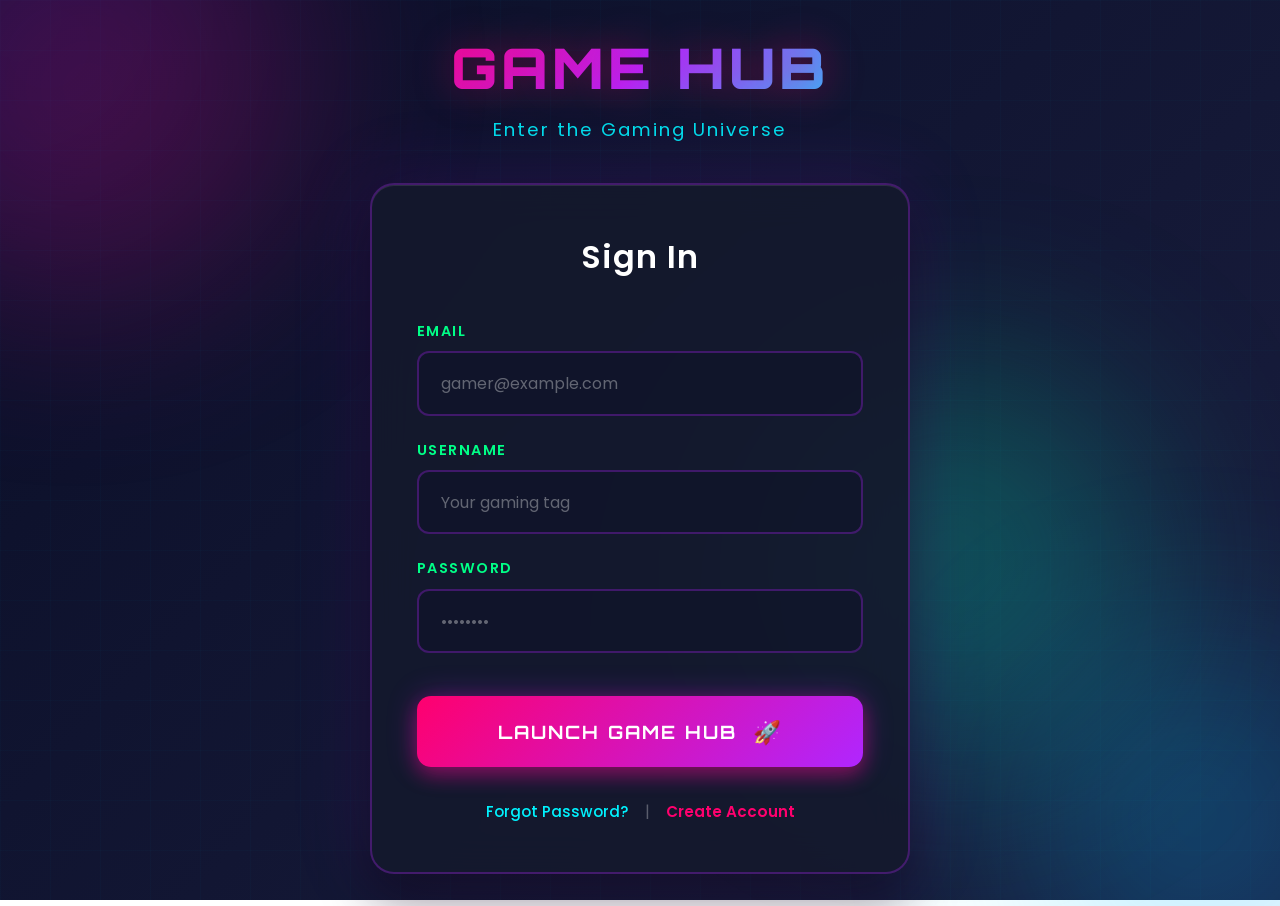
<file: index.html>
<!DOCTYPE html>
<html lang="en">

<head>
    <meta charset="UTF-8" />
    <meta name="viewport" content="width=device-width, initial-scale=1.0" />
    <title>Game Hub - Login</title>
    <link rel="preconnect" href="https://fonts.googleapis.com">
    <link rel="preconnect" href="https://fonts.gstatic.com" crossorigin>
    <link
        href="https://fonts.googleapis.com/css2?family=Orbitron:wght@400;700;900&family=Poppins:wght@400;500;600;700&display=swap"
        rel="stylesheet">
    <link rel="stylesheet" href="./login-style.css">
</head>

<body>

    <div class="bg-grid"></div>
    <div class="orb orb-1"></div>
    <div class="orb orb-2"></div>
    <div class="orb orb-3"></div>

    <div class="container">

        <div class="login-wrapper">
            <div class="logo-section">
                <h1 class="logo">GAME HUB</h1>
                <p class="tagline">Enter the Gaming Universe</p>
            </div>

            <div class="login-box">
                <h2 class="login-title">Sign In</h2>

                <form id="login-form">
                    <div class="input-group">
                        <label for="email">EMAIL</label>
                        <input type="email" id="email" placeholder="gamer@example.com" required>
                    </div>

                    <div class="input-group">
                        <label for="username">USERNAME</label>
                        <input type="text" id="username" placeholder="Your gaming tag" required>
                    </div>

                    <div class="input-group">
                        <label for="password">PASSWORD</label>
                        <input type="password" id="password" placeholder="••••••••" required>
                    </div>

                    <button type="submit" class="login-btn">
                        <span class="btn-text">Launch Game Hub</span>
                        <span class="btn-icon">🚀</span>
                    </button>
                </form>

                <div class="links-section">
                    <a href="forget.html" class="link">Forgot Password?</a>
                    <span class="separator">|</span>
                    <a href="signup.html" class="link signup-link">Create Account</a>
                </div>
            </div>
        </div>

    </div>

    <script src="./auth.js"></script>
    <script src="./login-script.js"></script>
</body>

</html>
</file>
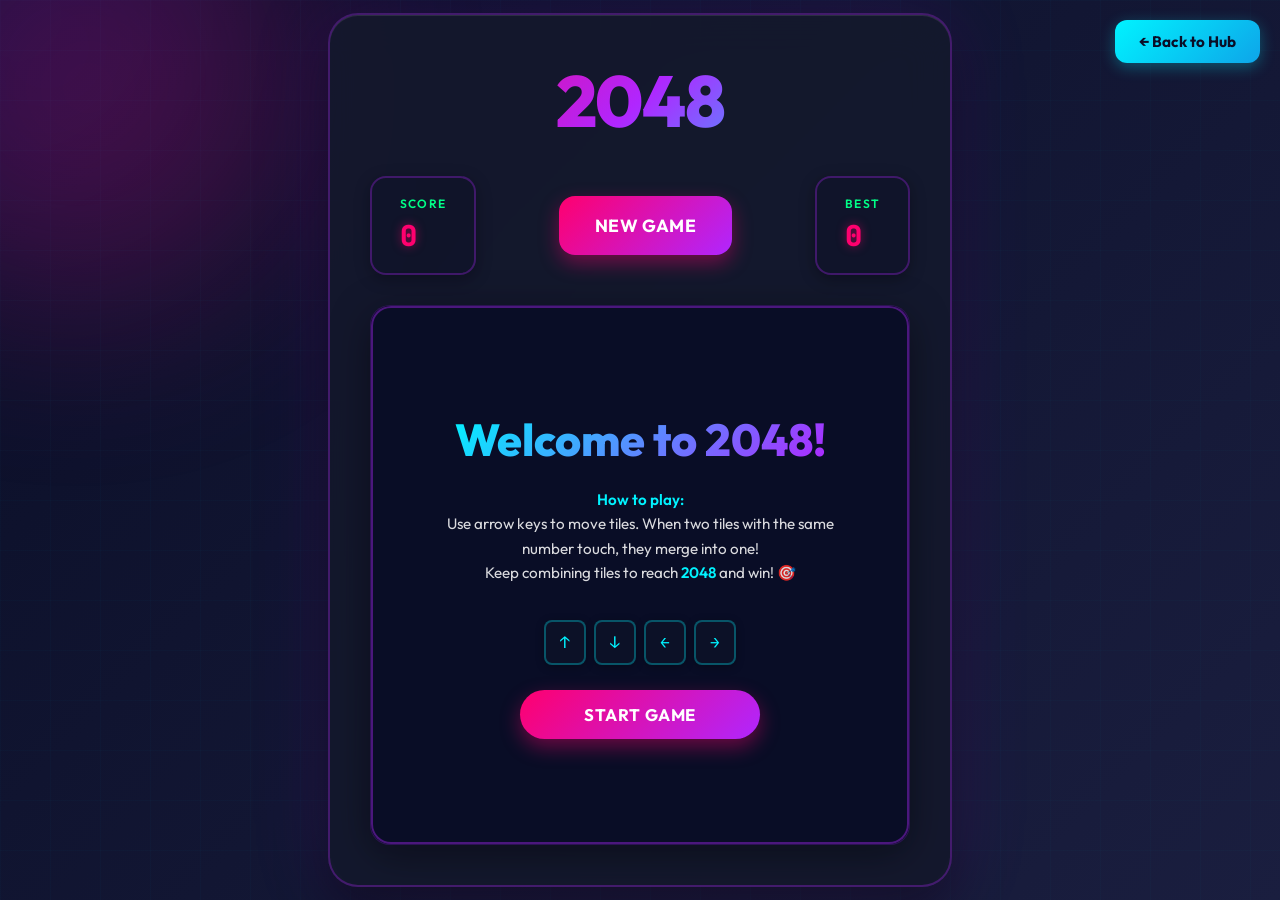
<file: 2048/index.html>
<!DOCTYPE html>
<html lang="en">

<head>
    <meta charset="UTF-8">
    <meta name="viewport" content="width=device-width, initial-scale=1.0">
    <title>2048</title>
    <link rel="preconnect" href="https://fonts.googleapis.com">
    <link rel="preconnect" href="https://fonts.gstatic.com" crossorigin>
    <link
        href="https://fonts.googleapis.com/css2?family=Outfit:wght@300;400;600;800&family=JetBrains+Mono:wght@500;700&display=swap"
        rel="stylesheet">
    <link rel="stylesheet" href="style.css">
    <style>
        .back-to-hub {
            position: fixed;
            top: 20px;
            right: 20px;
            background: linear-gradient(135deg, #00f3ff 0%, #0ea5e9 100%);
            color: #0a0e27;
            border: none;
            padding: 12px 24px;
            border-radius: 12px;
            font-size: 0.95em;
            font-weight: 700;
            cursor: pointer;
            transition: all 0.3s ease;
            box-shadow: 0 4px 15px rgba(0, 243, 255, 0.3);
            z-index: 1000;
            font-family: 'Outfit', sans-serif;
        }

        .back-to-hub:hover {
            transform: translateY(-2px);
            box-shadow: 0 6px 20px rgba(0, 243, 255, 0.5);
        }

        .back-to-hub:active {
            transform: translateY(0);
        }

        body {
            overflow: hidden;
            height: 100vh;
        }

        .container {
            max-height: 100vh;
            overflow: hidden;
        }
    </style>
</head>

<body>
    <button class="back-to-hub" onclick="window.location.href='../home.html'">
        ← Back to Hub
    </button>

    <div class="container">
        <h1>2048</h1>
        <div class="header">
            <div class="score-container">
                <div class="score-label">Score</div>
                <div class="score" id="score">0</div>
            </div>
            <button class="new-game-btn" onclick="game.init()">
                <span style="position: relative; z-index: 1;">New Game</span>
            </button>
            <div class="score-container">
                <div class="score-label">Best</div>
                <div class="score" id="best">0</div>
            </div>
        </div>
        <div class="game-board" id="game-board">
            <div class="grid-container">
                <div class="grid-cell"></div>
                <div class="grid-cell"></div>
                <div class="grid-cell"></div>
                <div class="grid-cell"></div>
                <div class="grid-cell"></div>
                <div class="grid-cell"></div>
                <div class="grid-cell"></div>
                <div class="grid-cell"></div>
                <div class="grid-cell"></div>
                <div class="grid-cell"></div>
                <div class="grid-cell"></div>
                <div class="grid-cell"></div>
                <div class="grid-cell"></div>
                <div class="grid-cell"></div>
                <div class="grid-cell"></div>
                <div class="grid-cell"></div>
            </div>
            <div class="start-screen" id="start-screen">
                <h2>Welcome to 2048!</h2>
                <div class="instructions-content">
                    <p><strong>How to play:</strong></p>
                    <p>Use arrow keys to move tiles. When two tiles with the same number touch, they merge into one!</p>
                    <p>Keep combining tiles to reach <strong>2048</strong> and win! 🎯</p>
                </div>
                <div class="controls-hint">
                    <span class="key-icon">↑</span>
                    <span class="key-icon">↓</span>
                    <span class="key-icon">←</span>
                    <span class="key-icon">→</span>
                </div>
                <button class="start-btn" onclick="game.startGame()">
                    <span style="position: relative; z-index: 1;">Start Game</span>
                </button>
            </div>
            <div class="game-message" id="game-message">
                <h2 id="message-text">Game Over!</h2>
                <button class="new-game-btn" onclick="game.init()">
                    <span style="position: relative; z-index: 1;">Try Again</span>
                </button>
            </div>
        </div>
    </div>

    <script src="script.js"></script>
</body>

</html>
</file>
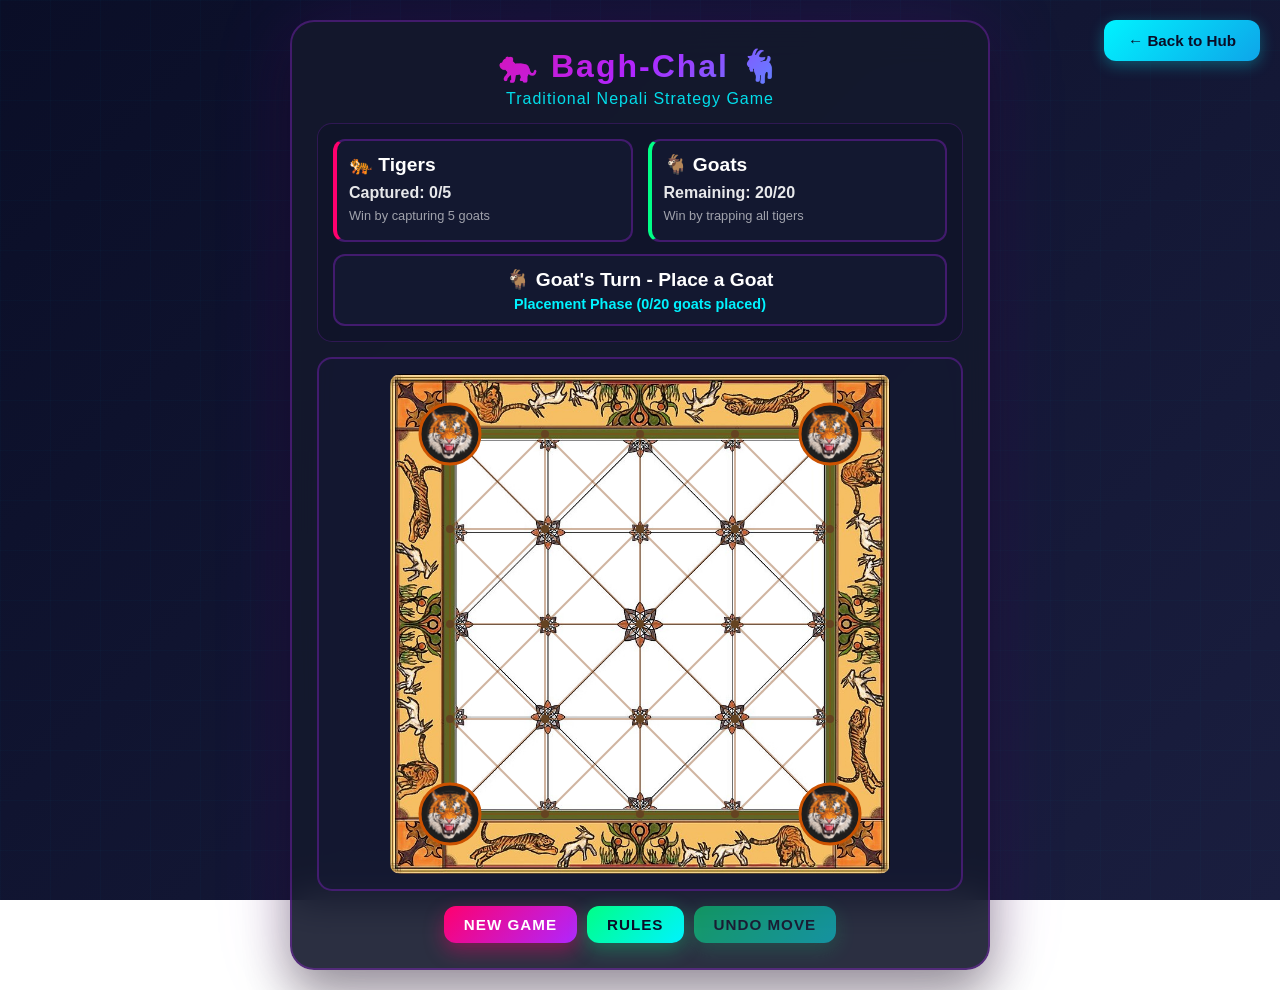
<file: baghchal/index.html>
<!DOCTYPE html>
<html lang="en">

<meta charset="UTF-8">
<meta name="viewport" content="width=device-width, initial-scale=1.0">
<title>🐅 Bagh-Chal - Tigers and Goats</title>
<link rel="stylesheet" href="style.css">
<style>
    .back-to-hub {
        position: fixed;
        top: 20px;
        right: 20px;
        background: linear-gradient(135deg, #00f3ff 0%, #0ea5e9 100%);
        color: #0a0e27;
        border: none;
        padding: 12px 24px;
        border-radius: 12px;
        font-size: 0.95em;
        font-weight: 700;
        cursor: pointer;
        transition: all 0.3s ease;
        box-shadow: 0 4px 15px rgba(0, 243, 255, 0.3);
        z-index: 1000;
        font-family: 'Outfit', sans-serif;
    }
</style>
</head>

<body>
    <button class="back-to-hub" onclick="window.location.href='../home.html'">
        ← Back to Hub
    </button>
    <div class="container">
        <header>
            <h1>🐅 Bagh-Chal 🐐</h1>
            <p class="subtitle">Traditional Nepali Strategy Game</p>
        </header>

        <div class="game-info">
            <div class="player-status">
                <div class="tiger-info">
                    <h3>🐅 Tigers</h3>
                    <p>Captured: <span id="capturedGoats">0</span>/5</p>
                    <p class="win-condition">Win by capturing 5 goats</p>
                </div>
                <div class="goat-info">
                    <h3>🐐 Goats</h3>
                    <p>Remaining: <span id="remainingGoats">20</span>/20</p>
                    <p class="win-condition">Win by trapping all tigers</p>
                </div>
            </div>

            <div class="turn-indicator">
                <p id="turnText">Goat's Turn - Place a Goat</p>
                <p id="phaseText" class="phase">Placement Phase</p>
            </div>
        </div>

        <div class="game-board-container">
            <canvas id="gameBoard" width="500" height="500"></canvas>
        </div>

        <div class="controls">
            <button id="newGameBtn" class="btn btn-primary">New Game</button>
            <button id="rulesBtn" class="btn btn-secondary">Rules</button>
            <button id="undoBtn" class="btn btn-secondary" disabled>Undo Move</button>
        </div>

        <div id="gameOverModal" class="modal">
            <div class="modal-content">
                <h2 id="winnerText"></h2>
                <p id="winMessage"></p>
                <button id="playAgainBtn" class="btn btn-primary">Play Again</button>
            </div>
        </div>

        <div id="rulesModal" class="modal">
            <div class="modal-content rules-content">
                <span class="close">&times;</span>
                <h2>🎯 How to Play Bagh-Chal</h2>

                <div class="rules-section">
                    <h3>🎮 Objective</h3>
                    <ul>
                        <li><strong>Tigers 🐅:</strong> Capture 5 goats to win</li>
                        <li><strong>Goats 🐐:</strong> Trap all 4 tigers so they cannot move</li>
                    </ul>
                </div>

                <div class="rules-section">
                    <h3>🧩 Game Phases</h3>
                    <h4>Phase 1: Placement Phase</h4>
                    <ul>
                        <li><strong>Goat places one piece</strong> → <strong>Tiger moves</strong> → Repeat</li>
                        <li>Goats place one at a time on any empty intersection</li>
                        <li>After each goat placement, tigers can move one step</li>
                        <li>Tigers can also capture during placement phase</li>
                        <li>Continue alternating until all 20 goats are placed</li>
                    </ul>
                    <h4>Phase 2: Movement Phase</h4>
                    <ul>
                        <li>Begins after all 20 goats are placed</li>
                        <li>Both goats and tigers can move</li>
                        <li>Turns continue to alternate</li>
                        <li>Game continues until win condition is met</li>
                    </ul>
                </div>

                <div class="rules-section">
                    <h3>🐐 Goat Rules</h3>
                    <ul>
                        <li><strong>Placement:</strong> Click any empty point to place</li>
                        <li><strong>Movement:</strong> Click a goat, then an adjacent empty point</li>
                        <li>Can only move one step along connected lines</li>
                        <li>Cannot jump or capture tigers</li>
                        <li>Work together to trap all tigers</li>
                    </ul>
                </div>

                <div class="rules-section">
                    <h3>🐅 Tiger Rules</h3>
                    <ul>
                        <li>Move one step along connected lines</li>
                        <li>Capture by jumping over a goat to an empty space</li>
                        <li>Can only jump in straight lines (horizontal, vertical, diagonal)</li>
                        <li>Only one goat per jump</li>
                    </ul>
                </div>

                <div class="rules-section">
                    <h3>⚖️ Game Flow</h3>
                    <ul>
                        <li>Goats always move first</li>
                        <li>Turns alternate between goats and tigers</li>
                        <li>Game ends when tigers capture 5 goats OR all tigers are trapped</li>
                    </ul>
                </div>
            </div>
        </div>
    </div>

    <script src="script.js"></script>
</body>

</html>
</file>
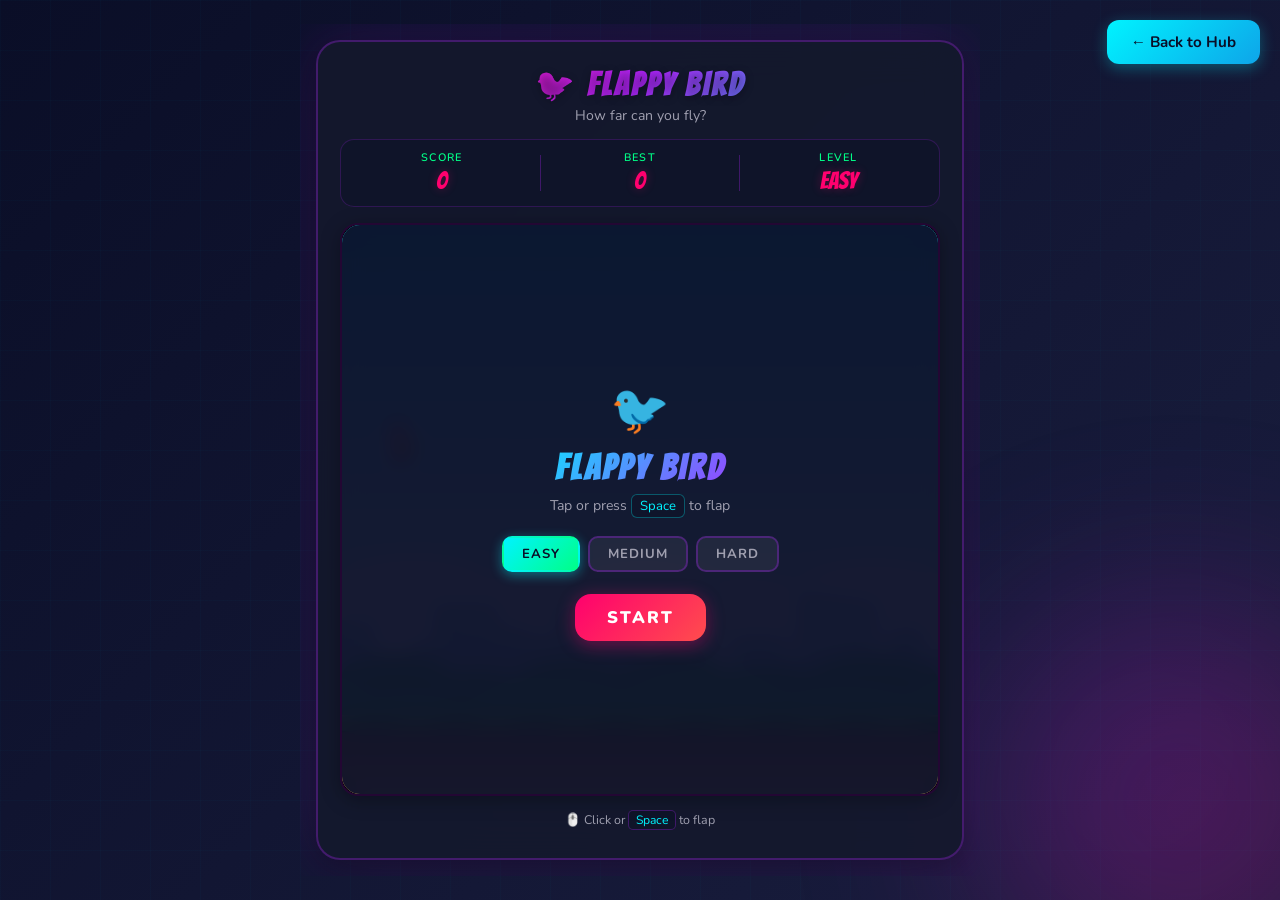
<file: flappybird/index.html>
<!DOCTYPE html>
<html lang="en">

<head>
    <meta charset="UTF-8">
    <meta name="viewport" content="width=device-width, initial-scale=1.0">
    <title>Flappy Bird</title>
    <link href="https://fonts.googleapis.com/css2?family=Bangers&family=Nunito:wght@400;700;900&display=swap"
        rel="stylesheet">
    <link rel="stylesheet" href="style.css">
    <style>
        .back-to-hub {
            position: fixed;
            top: 20px;
            right: 20px;
            background: linear-gradient(135deg, #00f3ff 0%, #0ea5e9 100%);
            color: #0a0e27;
            border: none;
            padding: 12px 24px;
            border-radius: 12px;
            font-size: 0.95em;
            font-weight: 700;
            cursor: pointer;
            transition: all 0.3s ease;
            box-shadow: 0 4px 15px rgba(0, 243, 255, 0.3);
            z-index: 1000;
            font-family: 'Nunito', sans-serif;
        }

        .back-to-hub:hover {
            transform: translateY(-2px);
            box-shadow: 0 6px 20px rgba(0, 243, 255, 0.5);
        }

        .back-to-hub:active {
            transform: translateY(0);
        }

        body {
            overflow: hidden;
            height: 100vh;
        }

        #game-wrapper {
            max-height: 100vh;
            overflow: hidden;
            display: flex;
            align-items: center;
            justify-content: center;
        }
    </style>
</head>

<body>
    <button class="back-to-hub" onclick="window.location.href='../home.html'">
        ← Back to Hub
    </button>

    <div id="game-wrapper">
        <div id="game-container">

            <div id="game-header">
                <h1>🐦 FLAPPY BIRD</h1>
                <p class="subtitle">How far can you fly?</p>
            </div>

            <div id="stats-bar">
                <div class="stat-box">
                    <div class="stat-label">Score</div>
                    <div class="stat-value" id="ui-score">0</div>
                </div>
                <div class="stat-divider"></div>
                <div class="stat-box">
                    <div class="stat-label">Best</div>
                    <div class="stat-value" id="ui-best">0</div>
                </div>
                <div class="stat-divider"></div>
                <div class="stat-box">
                    <div class="stat-label">Level</div>
                    <div class="stat-value" id="ui-level">Easy</div>
                </div>
            </div>

            <div id="canvas-wrap">
                <canvas id="gameCanvas"></canvas>

                <div id="screen-home" class="overlay active">
                    <div class="overlay-inner">
                        <div class="overlay-icon">🐦</div>
                        <h2 class="overlay-title">FLAPPY BIRD</h2>
                        <p class="overlay-sub">Tap or press <kbd>Space</kbd> to flap</p>

                        <div class="difficulty-row">
                            <button class="diff-btn active" data-diff="easy">Easy</button>
                            <button class="diff-btn" data-diff="medium">Medium</button>
                            <button class="diff-btn" data-diff="hard">Hard</button>
                        </div>

                        <button class="play-btn" id="start-btn">START</button>
                    </div>
                </div>

                <div id="screen-over" class="overlay">
                    <div class="overlay-inner">
                        <h2 class="overlay-title over-title">GAME OVER</h2>
                        <div class="result-card">
                            <div class="result-row">
                                <span class="result-label">Score</span>
                                <span class="result-val" id="over-score">0</span>
                            </div>
                            <div class="result-row">
                                <span class="result-label">Best</span>
                                <span class="result-val" id="over-best">0</span>
                            </div>
                            <div class="result-row new-best-row" id="new-best-row">
                                <span class="new-best-badge">🏆 NEW BEST!</span>
                            </div>
                        </div>
                        <div class="over-btn-row">
                            <button class="play-btn" id="home-btn">🏠 HOME</button>
                            <button class="play-btn" id="restart-btn">↻ RESTART</button>
                        </div>
                    </div>
                </div>
            </div>

            <div id="controls-hint">
                <span>🖱️ Click or <kbd>Space</kbd> to flap</span>
            </div>

        </div>
    </div>

    <script src="game.js"></script>
</body>

</html>
</file>
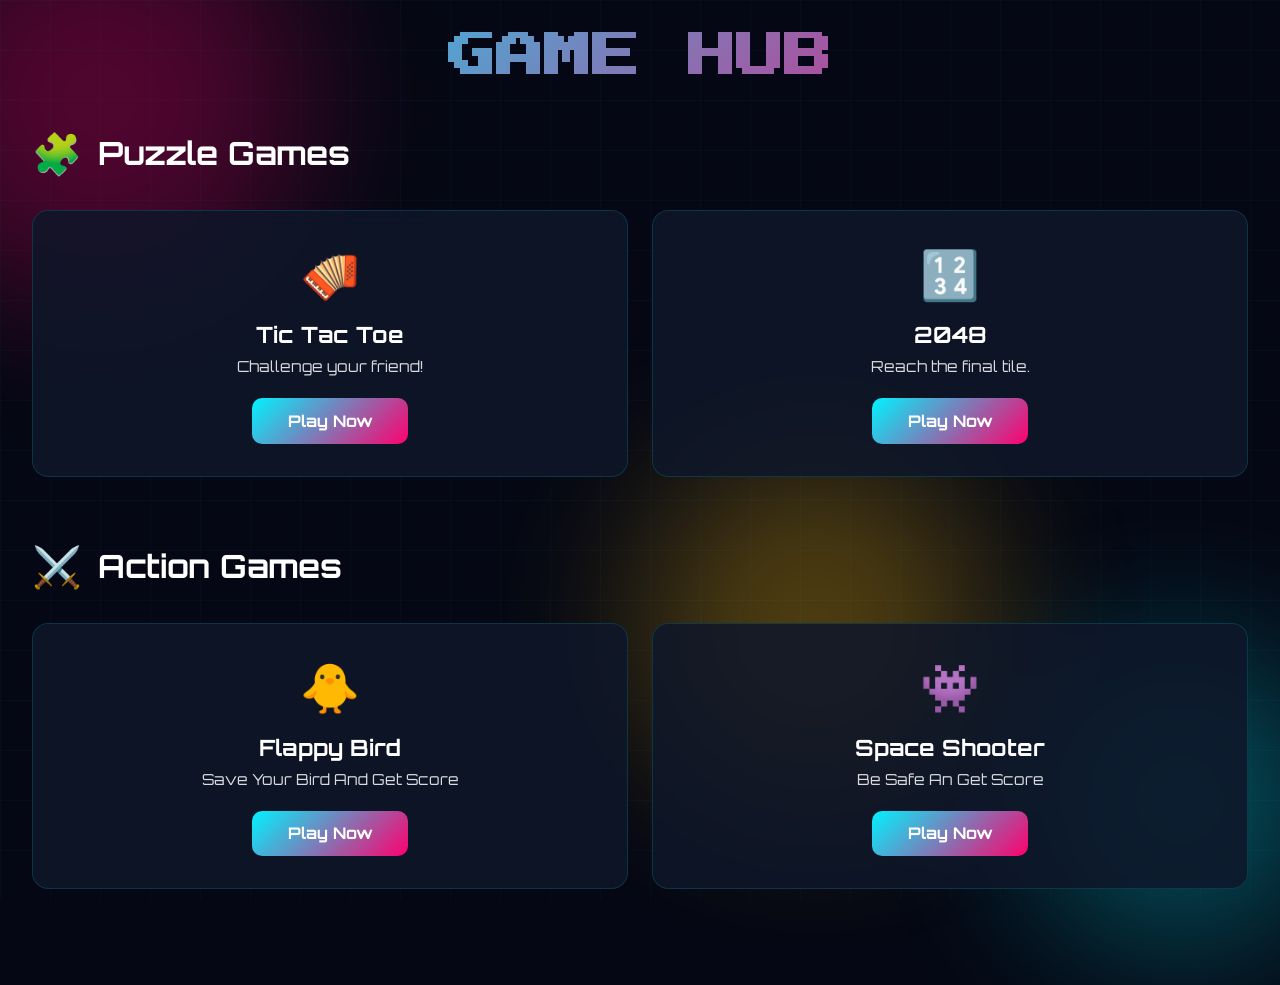
<file: homepage/index.html>
<!DOCTYPE html>
<html lang="en">
<head>
    <meta charset="UTF-8" />
    <meta name="viewport" content="width=device-width, initial-scale=1.0" />

    <title>Game Hub - Game Collection</title>

    <link href="https://fonts.googleapis.com/css2?family=Press+Start+2P&family=Orbitron:wght@400;700;900&display=swap" rel="stylesheet">
    <link rel="stylesheet" href="./style.css">
</head>

<body>

    <div class="bg-grid"></div>
    <div class="orb orb-1"></div>
    <div class="orb orb-2"></div>
    <div class="orb orb-3"></div>

    <div class="container">

        <header>
            <h1 class="logo">GAME HUB</h1>
        </header>

        <section class="category arcade">
            <div class="category-header">
                <div class="category-icon">🧩</div>
                <h2 class="category-title">Puzzle Games</h2>
            </div>

            <div class="game-grid">
                <div class="game-card">
                    <span class="game-icon">🪗</span>
                    <h3 class="game-title">Tic Tac Toe</h3>
                    <p class="game-description">Challenge your friend!</p>
                    <a href="../tictactoe/index.html"
                    class="play-btn"
                    target="_blank"
                    rel="noopener noreferrer">
                    Play Now
                </a>
                </div>

                <div class="game-card">
                    <span class="game-icon">🔢</span>
                    <h3 class="game-title">2048</h3>
                    <p class="game-description">Reach the final tile.</p>
                    <a href="../2048/index.html"
                       class="play-btn"
                       target="_blank"
                       rel="noopener noreferrer">
                        Play Now
                    </a>
                </div>
            </div>
        </section>

        <section class="category action">
            <div class="category-header">
                <div class="category-icon">⚔️</div>
                <h2 class="category-title">Action Games</h2>
            </div>

            <div class="game-grid">
                <div class="game-card">
                    <span class="game-icon">🐥</span>
                    <h3 class="game-title">Flappy Bird</h3>
                    <p class="game-description">Save Your Bird And Get Score</p>
                    <a href="../flappybird/index.html"
                       class="play-btn"
                       target="_blank"
                       rel="noopener noreferrer">
                        Play Now
                    </a>
                </div>

                <div class="game-card">
                    <span class="game-icon">👾</span>
                    <h3 class="game-title">Space Shooter</h3>
                    <p class="game-description">Be Safe An Get Score</p>
                    <a href="../spaceshooter/index.html"
                    class="play-btn"
                    target="_blank"
                    rel="noopener noreferrer">
                    Play Now
                </a>
                </div>
            </div>
        </section>

    </div>

    <script src="./script.js"></script>
</body>
</html>
</file>
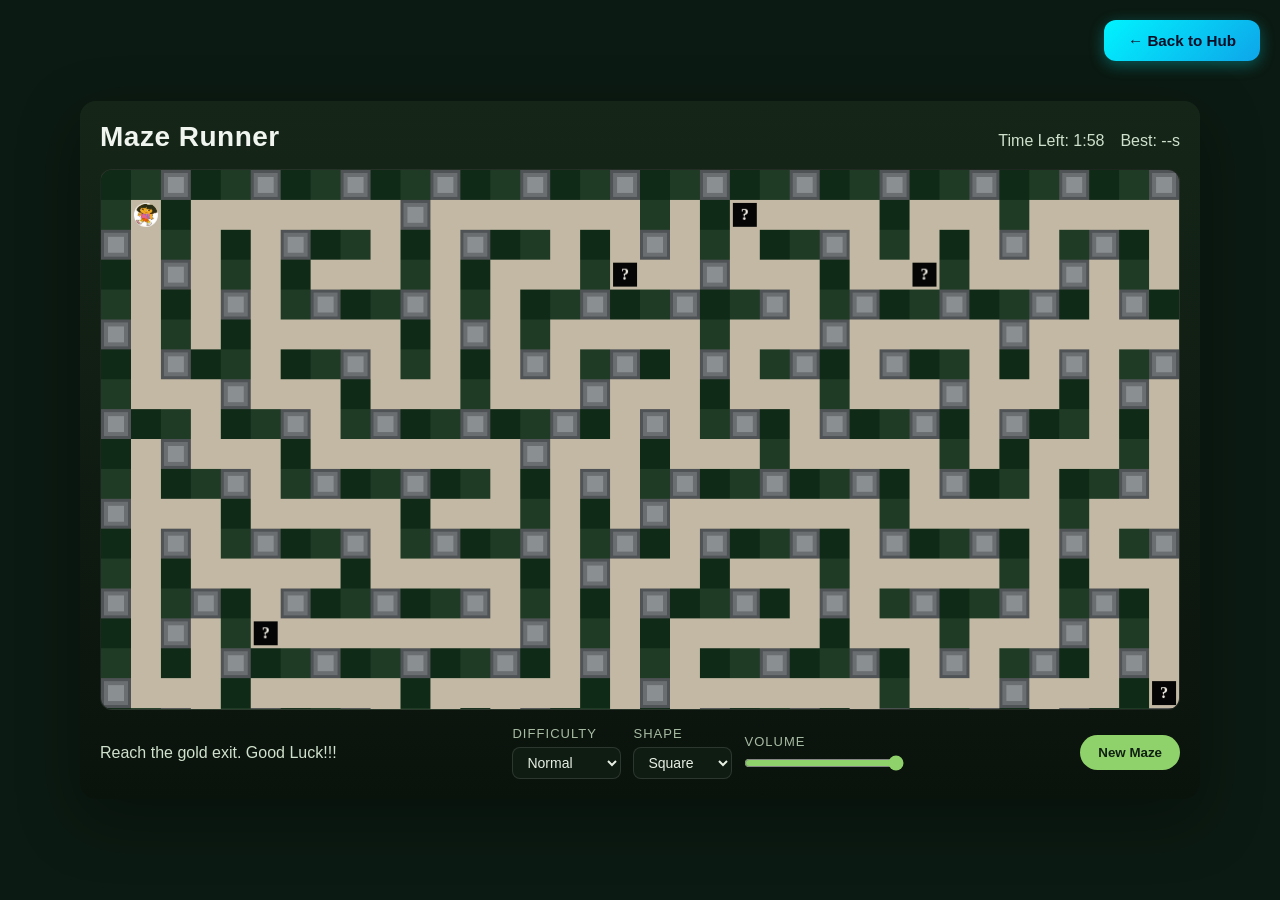
<file: maze/index.html>
<!DOCTYPE html>
<html lang="en">

<head>
    <meta charset="UTF-8">
    <meta name="viewport" content="width=device-width, initial-scale=1.0">
    <title>Maze Runner</title>
    <link rel="stylesheet" href="style.css">
    <style>
        .back-to-hub {
            position: fixed;
            top: 20px;
            right: 20px;
            background: linear-gradient(135deg, #00f3ff 0%, #0ea5e9 100%);
            color: #0a0e27;
            border: none;
            padding: 12px 24px;
            border-radius: 12px;
            font-size: 0.95em;
            font-weight: 700;
            cursor: pointer;
            transition: all 0.3s ease;
            box-shadow: 0 4px 15px rgba(0, 243, 255, 0.3);
            z-index: 1000;
            font-family: "Segoe UI", sans-serif;
        }

        .back-to-hub:hover {
            transform: translateY(-2px);
            box-shadow: 0 6px 20px rgba(0, 243, 255, 0.5);
        }

        .back-to-hub:active {
            transform: translateY(0);
        }

        body {
            overflow: hidden;
            height: 100vh;
            padding: 12px;
        }

        .container {
            max-height: 95vh;
            overflow: hidden;
            display: flex;
            flex-direction: column;
        }

        canvas {
            flex: 1;
            min-height: 0;
            height: auto !important;
            max-height: calc(95vh - 200px);
        }
    </style>
</head>

<body>
    <button class="back-to-hub" onclick="window.location.href='../home.html'">
        ← Back to Hub
    </button>

    <div class="container">
        <div class="header">
            <h1>Maze Runner</h1>
            <div class="stats">
                <p>Time Left: <span id="timer">1:00</span></p>
                <p>Best: <span id="best">--</span>s</p>
            </div>
        </div>

        <canvas id="gameCanvas"></canvas>

        <div class="controls">
            <p>Reach the gold exit. Good Luck!!!</p>
            <div class="options">
                <label>
                    Difficulty
                    <select id="difficulty">
                        <option value="easy">Easy</option>
                        <option value="normal" selected>Normal</option>
                        <option value="hard">Hard</option>
                        <option value="expert">Expert</option>
                        <option value="impossible">Impossible</option>
                    </select>
                </label>
                <label>
                    Shape
                    <select id="shape">
                        <option value="square" selected>Square</option>
                        <option value="wide">Wide</option>
                        <option value="tall">Tall</option>
                        <option value="diamond">Diamond</option>
                    </select>
                </label>
                <label>
                    Volume
                    <input id="volume" type="range" min="0" max="1" step="0.05" value="1">
                </label>
            </div>
            <button id="restartBtn">New Maze</button>
        </div>
    </div>

    <div id="jumpscareOverlay" class="jumpscare" aria-hidden="true">
        <img id="jumpscareImg" src="images/jumpscare1.png" alt="">
    </div>

    <script src="app.js"></script>
</body>

</html>
</file>
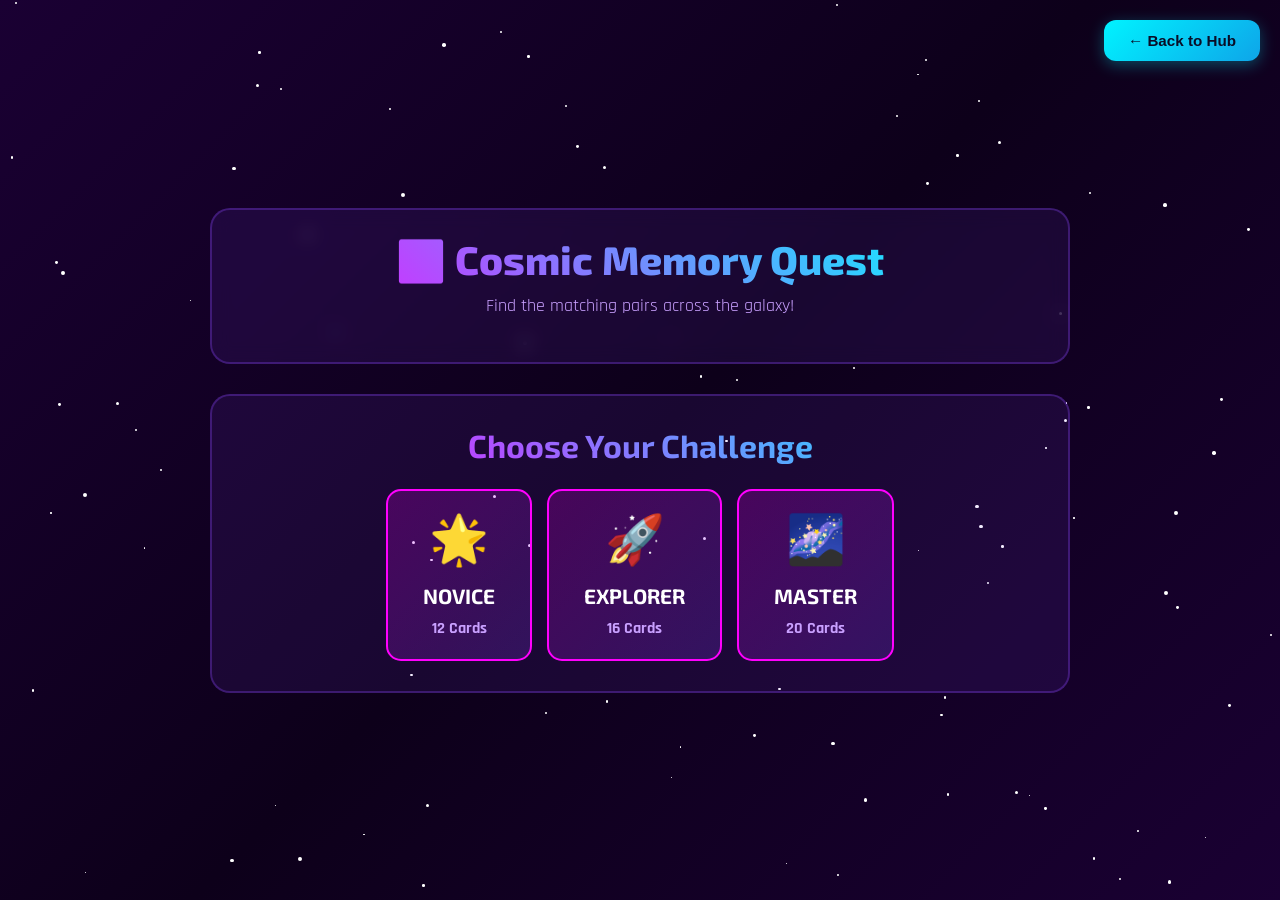
<file: memorygame/index.html>
<!DOCTYPE html>
<html lang="en">
<head>
    <meta charset="UTF-8">
    <meta name="viewport" content="width=device-width, initial-scale=1.0">
    <title>Cosmic Memory Quest</title>
    <link rel="stylesheet" href="style.css">
    <style>
                .back-to-hub {
            position: fixed;
            top: 20px;
            right: 20px;
            background: linear-gradient(135deg, #00f3ff 0%, #0ea5e9 100%);
            color: #0a0e27;
            border: none;
            padding: 12px 24px;
            border-radius: 12px;
            font-size: 0.95em;
            font-weight: 700;
            cursor: pointer;
            transition: all 0.3s ease;
            box-shadow: 0 4px 15px rgba(0, 243, 255, 0.3);
            z-index: 1000;
            font-family: "Segoe UI", sans-serif;
        }

        .back-to-hub:hover {
            transform: translateY(-2px);
            box-shadow: 0 6px 20px rgba(0, 243, 255, 0.5);
        }

        .back-to-hub:active {
            transform: translateY(0);
        }
    </style>
</head>
<body>
        <button class="back-to-hub" onclick="window.location.href='../home.html'">
        ← Back to Hub
    </button>
    <div class="stars" id="stars"></div>
    
    <div class="container">
        <div id="levelScreen" class="level-selection">
            <div class="game-header">
                <div class="title-section">
                    <h1>🌌 Cosmic Memory Quest</h1>
                    <p class="subtitle">Find the matching pairs across the galaxy!</p>
                </div>
            </div>
            
            <div class="difficulty-selector">
                <h2>Choose Your Challenge</h2>
                <div class="difficulty-buttons">
                    <button class="difficulty-btn" data-cards="12">
                        <span class="diff-icon">🌟</span>
                        <span class="diff-name">Novice</span>
                        <span class="diff-desc">12 Cards</span>
                    </button>
                    <button class="difficulty-btn" data-cards="16">
                        <span class="diff-icon">🚀</span>
                        <span class="diff-name">Explorer</span>
                        <span class="diff-desc">16 Cards</span>
                    </button>
                    <button class="difficulty-btn" data-cards="20">
                        <span class="diff-icon">🌌</span>
                        <span class="diff-name">Master</span>
                        <span class="diff-desc">20 Cards</span>
                    </button>
                </div>
            </div>
        </div>
        
        <div id="gameScreen" class="game-screen hidden">
            <div class="game-header">
                <div class="title-section">
                    <h1>🌌 Cosmic Memory Quest</h1>
                    <p class="subtitle">Find the matching pairs across the galaxy!</p>
                </div>
                
                <div class="stats">
                    <div class="stat-card">
                        <span class="stat-label">Flips</span>
                        <span class="stat-value" id="flipsCount">0</span>
                    </div>
                    <div class="stat-card">
                        <span class="stat-label">Matches</span>
                        <span class="stat-value" id="matchesCount">0</span>
                    </div>
                    <div class="stat-card">
                        <span class="stat-label">Time</span>
                        <span class="stat-value" id="timeCount">0s</span>
                    </div>
                    <div class="stat-card">
                        <span class="stat-label">Record</span>
                        <span class="stat-value" id="recordCount">--</span>
                    </div>
                </div>
            </div>
            
            <div id="gameGrid" class="game-board"></div>
            
            <div class="game-controls">
                <button class="btn btn-primary" id="newGameBtn">New Game</button>
                <button class="btn btn-secondary" id="changeLevelBtn">Change Level</button>
            </div>
        </div>
    </div>
    
    <div id="victoryModal" class="modal hidden">
        <div class="modal-content">
            <div class="modal-header">
                <h2>🎊 Victory!</h2>
            </div>
            <div class="modal-body">
                <p class="win-message">You've conquered the memory challenge!</p>
                
                <div class="final-stats">
                    <div class="final-stat">
                        <span class="final-label">Total Flips:</span>
                        <span class="final-value" id="finalFlips">0</span>
                    </div>
                    <div class="final-stat">
                        <span class="final-label">Time Taken:</span>
                        <span class="final-value" id="finalTime">0s</span>
                    </div>
                </div>
                
                <div id="recordBadge" class="new-record hidden">
                    🏆 NEW RECORD!
                </div>
            </div>
            <div class="modal-footer">
                <button class="btn btn-primary" id="playAgainBtn">Play Again</button>
                <button class="btn btn-secondary" id="newChallengeBtn">New Challenge</button>
            </div>
        </div>
    </div>
    
    <script src="script.js"></script>
</body>
</html>
</file>
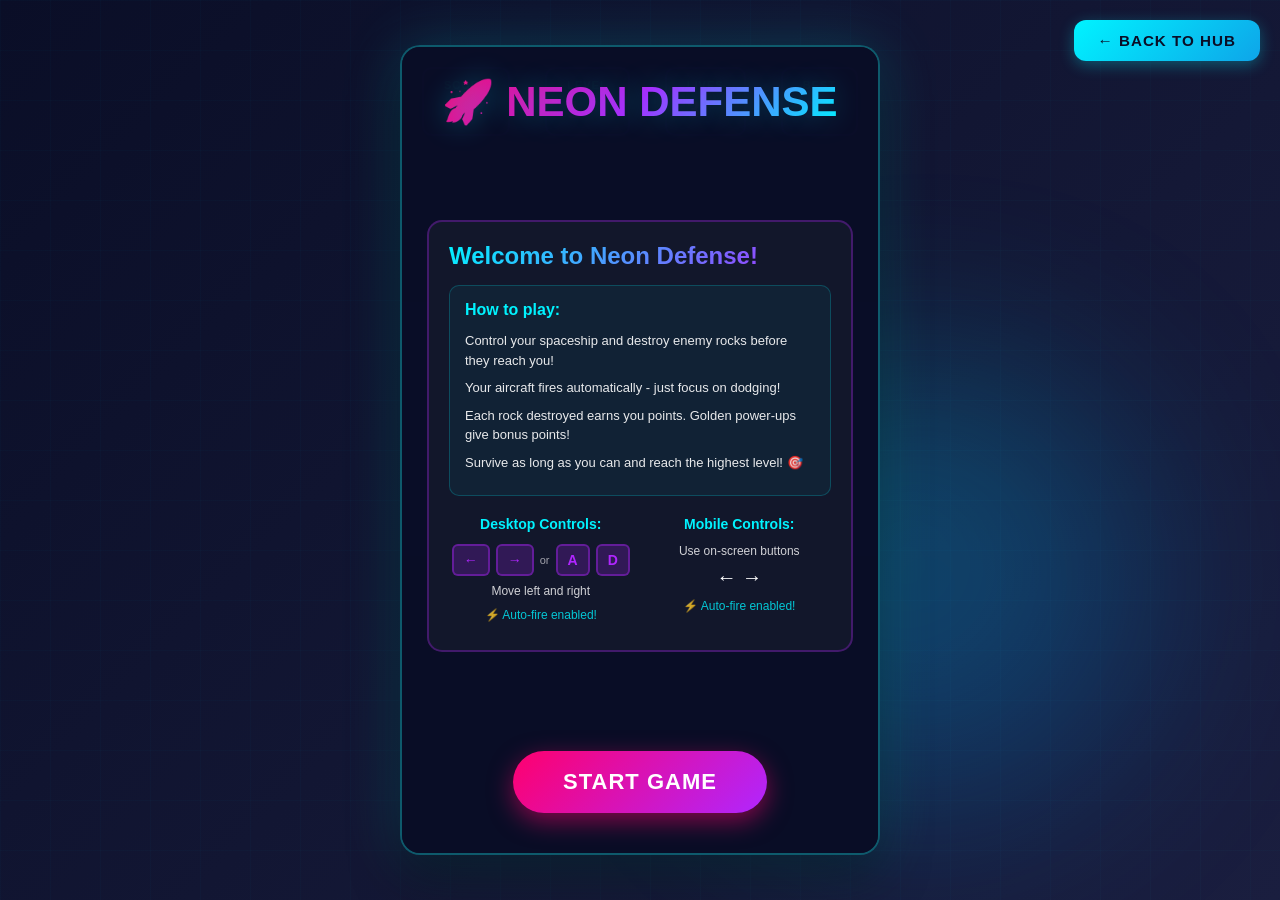
<file: spaceshooter/index.html>
<!DOCTYPE html>
<html lang="en">

<head>
    <meta charset="UTF-8">
    <meta name="viewport" content="width=device-width, initial-scale=1.0">
    <title>Space Shooter</title>
    <link rel="stylesheet" href="style.css">
    <style>
        .back-to-hub {
            position: fixed;
            top: 20px;
            right: 20px;
            background: linear-gradient(135deg, #00f3ff 0%, #0ea5e9 100%);
            color: #0a0e27;
            border: none;
            padding: 12px 24px;
            border-radius: 12px;
            font-size: 0.95em;
            font-weight: 700;
            cursor: pointer;
            transition: all 0.3s ease;
            box-shadow: 0 4px 15px rgba(0, 243, 255, 0.3);
            z-index: 1000;
            font-family: 'Poppins', sans-serif;
        }

        .back-to-hub:hover {
            transform: translateY(-2px);
            box-shadow: 0 6px 20px rgba(0, 243, 255, 0.5);
        }

        .back-to-hub:active {
            transform: translateY(0);
        }

        body {
            overflow: hidden;
            height: 100vh;
            margin: 0;
            padding: 0;
        }

        #game-wrapper {
            height: 100vh;
            display: flex;
            align-items: center;
            justify-content: center;
            padding: 10px;
        }

        #game-container {
            max-height: 95vh;
            height: 90vh;
            width: 100%;
            max-width: 500px;
        }
    </style>
</head>

<body>
    <button class="back-to-hub" onclick="window.location.href='../home.html'">
        ← Back to Hub
    </button>

    <div id="game-wrapper">
        <div id="game-container">
            <canvas id="game-canvas"></canvas>

            <div id="ui-overlay">
                <div class="stat">
                    <div class="stat-label">SCORE</div>
                    <div class="stat-value" id="score">0</div>
                </div>
                <div class="stat">
                    <div class="stat-label">LEVEL</div>
                    <div class="stat-value" id="level">1</div>
                </div>
                <div class="stat">
                    <div class="stat-label">LIVES</div>
                    <div class="stat-value" id="lives">3</div>
                </div>
                <div class="stat">
                    <div class="stat-label">BEST</div>
                    <div class="stat-value" id="best">0</div>
                </div>
            </div>

            <div id="start-screen">
                <h1>🚀 NEON DEFENSE</h1>
                <div class="welcome-box">
                    <h2>Welcome to Neon Defense!</h2>

                    <div class="how-to-play">
                        <h3>How to play:</h3>
                        <p>Control your spaceship and destroy enemy rocks before they reach you!</p>
                        <p>Your aircraft fires automatically - just focus on dodging!</p>
                        <p>Each rock destroyed earns you points. Golden power-ups give bonus points!</p>
                        <p>Survive as long as you can and reach the highest level! 🎯</p>
                    </div>

                    <div class="controls-section">
                        <div class="control-method">
                            <h4>Desktop Controls:</h4>
                            <div class="key-display">
                                <span class="key">←</span>
                                <span class="key">→</span>
                                <span class="key-label">or</span>
                                <span class="key">A</span>
                                <span class="key">D</span>
                            </div>
                            <p>Move left and right</p>
                            <p style="margin-top: 10px; color: #00f3ff;">⚡ Auto-fire enabled!</p>
                        </div>

                        <div class="control-method mobile-method">
                            <h4>Mobile Controls:</h4>
                            <p>Use on-screen buttons</p>
                            <div class="mobile-icons">
                                <span>← →</span>
                            </div>
                            <p style="margin-top: 10px; color: #00f3ff;">⚡ Auto-fire enabled!</p>
                        </div>
                    </div>
                </div>

                <button id="start-btn">Start Game</button>
            </div>

            <div id="game-message">
                <h2>GAME OVER</h2>
                <p id="final-score">Score: 0</p>
                <p id="high-score-message"></p>
                <button id="restart-btn">Play Again</button>
            </div>

            <div id="mobile-controls">
                <div class="control-group">
                    <div class="control-btn" id="btn-left">←</div>
                    <div class="control-btn" id="btn-right">→</div>
                </div>
            </div>
        </div>
    </div>

    <script src="script.js"></script>
</body>

</html>
</file>
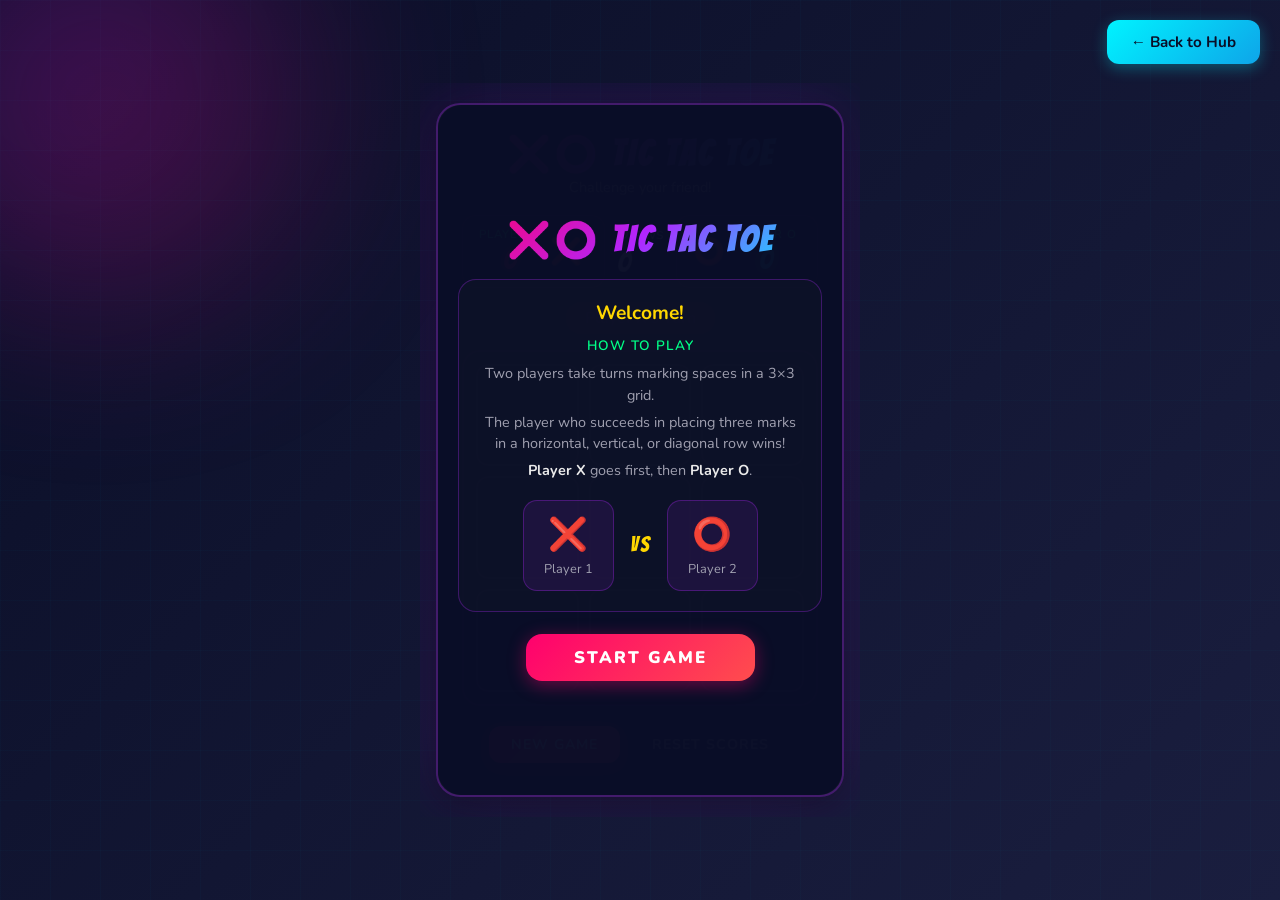
<file: tictactoe/index.html>
<!DOCTYPE html>
<html lang="en">

<head>
    <meta charset="UTF-8">
    <meta name="viewport" content="width=device-width, initial-scale=1.0">
    <title>Tic Tac Toe</title>
    <link href="https://fonts.googleapis.com/css2?family=Bangers&family=Nunito:wght@400;700;900&display=swap"
        rel="stylesheet">
    <link rel="stylesheet" href="style.css">
    <style>
        .back-to-hub {
            position: fixed;
            top: 20px;
            right: 20px;
            background: linear-gradient(135deg, #00f3ff 0%, #0ea5e9 100%);
            color: #0a0e27;
            border: none;
            padding: 12px 24px;
            border-radius: 12px;
            font-size: 0.95em;
            font-weight: 700;
            cursor: pointer;
            transition: all 0.3s ease;
            box-shadow: 0 4px 15px rgba(0, 243, 255, 0.3);
            z-index: 1001;
            font-family: 'Nunito', sans-serif;
        }

        .back-to-hub:hover {
            transform: translateY(-2px);
            box-shadow: 0 6px 20px rgba(0, 243, 255, 0.5);
        }

        .back-to-hub:active {
            transform: translateY(0);
        }

        body {
            overflow: hidden;
            height: 100vh;
        }

        #game-wrapper {
            max-height: 100vh;
            overflow-y: auto;
            padding: 20px 16px;
        }

        #game-container {
            max-height: 95vh;
        }
    </style>
</head>

<body>
    <button class="back-to-hub" onclick="window.location.href='../home.html'">
        ← Back to Hub
    </button>

    <div id="game-wrapper">
        <div id="game-container">
            <div id="game-header">
                <h1>❌⭕ TIC TAC TOE</h1>
                <p class="subtitle">Challenge your friend!</p>
            </div>

            <div id="scoreboard">
                <div class="player-score">
                    <div class="player-icon">❌</div>
                    <div class="score-info">
                        <div class="player-label">Player X</div>
                        <div class="score-value" id="score-x">0</div>
                    </div>
                </div>
                <div class="draw-score">
                    <div class="draw-label">Draws</div>
                    <div class="score-value" id="score-draw">0</div>
                </div>
                <div class="player-score">
                    <div class="player-icon">⭕</div>
                    <div class="score-info">
                        <div class="player-label">Player O</div>
                        <div class="score-value" id="score-o">0</div>
                    </div>
                </div>
            </div>

            <div id="turn-indicator">
                <span id="current-turn" class="x-turn">Player X's Turn</span>
            </div>

            <div id="game-board">
                <div class="cell" data-index="0"></div>
                <div class="cell" data-index="1"></div>
                <div class="cell" data-index="2"></div>
                <div class="cell" data-index="3"></div>
                <div class="cell" data-index="4"></div>
                <div class="cell" data-index="5"></div>
                <div class="cell" data-index="6"></div>
                <div class="cell" data-index="7"></div>
                <div class="cell" data-index="8"></div>
            </div>

            <div id="controls">
                <button id="reset-btn">New Game</button>
                <button id="reset-scores-btn">Reset Scores</button>
            </div>

            <div id="winner-message">
                <div class="message-content">
                    <h2 id="winner-text">Player X Wins!</h2>
                    <p id="winner-combo"></p>
                    <button id="play-again-btn">Play Again</button>
                </div>
            </div>

            <div id="start-screen" class="show">
                <div class="start-content">
                    <h1>❌⭕ TIC TAC TOE</h1>
                    <div class="welcome-box">
                        <h2>Welcome!</h2>
                        <div class="how-to-play">
                            <h3>How to Play</h3>
                            <p>Two players take turns marking spaces in a 3×3 grid.</p>
                            <p>The player who succeeds in placing three marks in a horizontal, vertical, or diagonal row
                                wins!</p>
                            <p><strong>Player X</strong> goes first, then <strong>Player O</strong>.</p>
                        </div>
                        <div class="player-info">
                            <div class="player-box">
                                <span class="big-icon">❌</span>
                                <p>Player 1</p>
                            </div>
                            <div class="vs">VS</div>
                            <div class="player-box">
                                <span class="big-icon">⭕</span>
                                <p>Player 2</p>
                            </div>
                        </div>
                    </div>
                    <button id="start-btn">Start Game</button>
                </div>
            </div>
        </div>
    </div>

    <script src="script.js"></script>
</body>

</html>
</file>
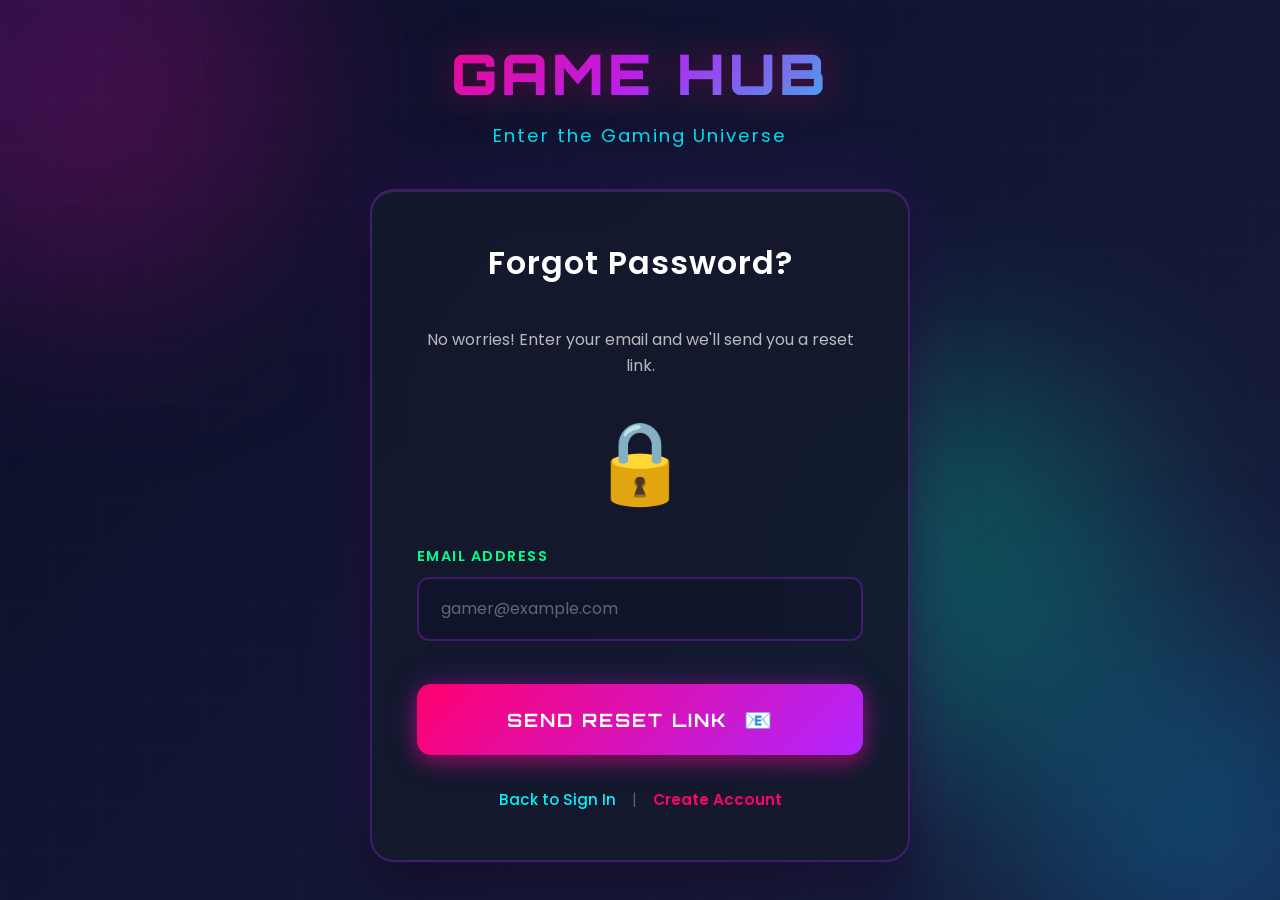
<file: forget.html>
<!DOCTYPE html>
<html lang="en">

<head>
    <meta charset="UTF-8" />
    <meta name="viewport" content="width=device-width, initial-scale=1.0" />
    <title>Game Hub - Forgot Password</title>
    <link rel="preconnect" href="https://fonts.googleapis.com">
    <link rel="preconnect" href="https://fonts.gstatic.com" crossorigin>
    <link
        href="https://fonts.googleapis.com/css2?family=Orbitron:wght@400;700;900&family=Poppins:wght@400;500;600;700&display=swap"
        rel="stylesheet">
    <link rel="stylesheet" href="./login-style.css">
</head>

<body>

    <div class="bg-grid"></div>
    <div class="orb orb-1"></div>
    <div class="orb orb-2"></div>
    <div class="orb orb-3"></div>

    <div class="container">

        <div class="login-wrapper">
            <div class="logo-section">
                <h1 class="logo">GAME HUB</h1>
                <p class="tagline">Enter the Gaming Universe</p>
            </div>

            <div class="login-box">
                <h2 class="login-title">Forgot Password?</h2>

                <div class="forgot-text">
                    <p>No worries! Enter your email and we'll send you a reset link.</p>
                    <span class="forgot-icon">🔒</span>
                </div>

                <form id="forgot-form">
                    <div class="input-group">
                        <label for="email">EMAIL ADDRESS</label>
                        <input type="email" id="email" placeholder="gamer@example.com" required>
                    </div>

                    <button type="submit" class="login-btn">
                        <span class="btn-text">Send Reset Link</span>
                        <span class="btn-icon">📧</span>
                    </button>
                </form>

                <div class="links-section">
                    <a href="index.html" class="link">Back to Sign In</a>
                    <span class="separator">|</span>
                    <a href="signup.html" class="link signup-link">Create Account</a>
                </div>
            </div>
        </div>

    </div>

    <script>
        document.getElementById('forgot-form').addEventListener('submit', function (e) {
            e.preventDefault();

            const email = document.getElementById('email').value;

            if (email) {
                alert('Password reset link has been sent to ' + email);
                setTimeout(() => {
                    window.location.href = 'index.html';
                }, 1500);
            }
        });

        document.addEventListener('mousemove', e => {
            document.querySelectorAll('.orb').forEach((orb, i) => {
                const speed = (i + 1) * 30;
                const x = (e.clientX / speed);
                const y = (e.clientY / speed);
                orb.style.transform = `translate(${x}px, ${y}px)`;
            });
        });
    </script>

</body>

</html>
</file>
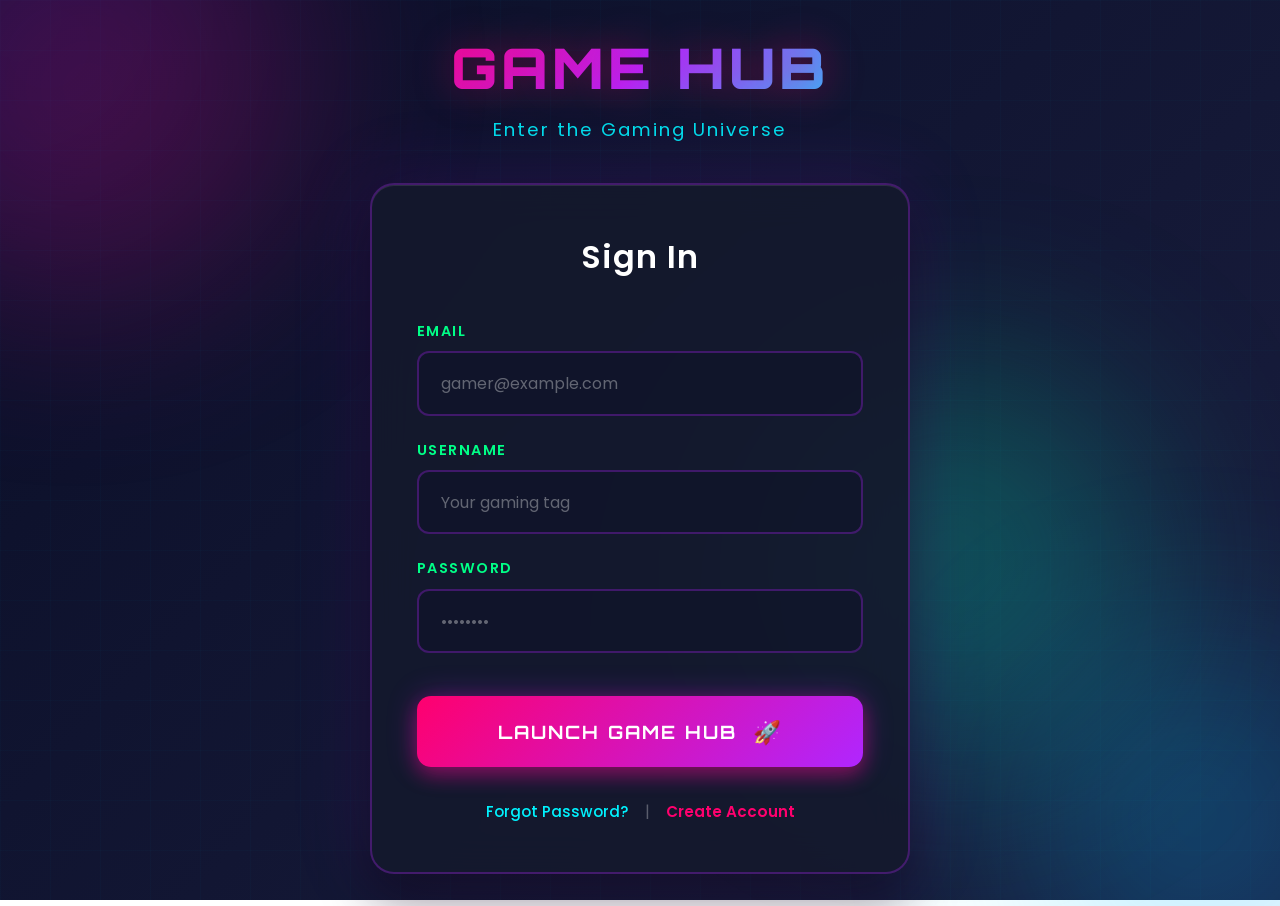
<file: home.html>
<!DOCTYPE html>
<html lang="en">

<head>
    <meta charset="UTF-8" />
    <meta name="viewport" content="width=device-width, initial-scale=1.0" />
    <title>Game Hub - Choose Your Game</title>
    <link rel="preconnect" href="https://fonts.googleapis.com">
    <link rel="preconnect" href="https://fonts.gstatic.com" crossorigin>
    <link
        href="https://fonts.googleapis.com/css2?family=Orbitron:wght@400;700;900&family=Poppins:wght@400;500;600;700&display=swap"
        rel="stylesheet">
    <link rel="stylesheet" href="./home-style.css">
</head>

<body>

    <div class="bg-grid"></div>
    <div class="orb orb-1"></div>
    <div class="orb orb-2"></div>
    <div class="orb orb-3"></div>

    <div class="container">

        <header>
            <h1 class="logo">GAME HUB</h1>
            <div class="user-section">
                <span class="welcome-text" id="username"></span>
                <button class="logout-btn" id="logout-btn">
                    <span>Logout</span>
                    <span class="logout-icon">🚪</span>
                </button>
            </div>
        </header>

        <section class="hero-section">
            <h2 class="hero-title">CHOOSE YOUR GAME</h2>
            <p class="hero-subtitle">Select a game and start playing!</p>
        </section>

        <section class="category arcade">
            <div class="category-header">
                <div class="category-icon">🎮</div>
                <h2 class="category-title">AVAILABLE GAMES</h2>
            </div>

            <div class="game-grid">
                <div class="game-card">
                    <span class="game-icon">🔢</span>
                    <h3 class="game-title">2048</h3>
                    <p class="game-description">Slide tiles to combine numbers and reach 2048!</p>
                    <a href="2048/index.html" class="play-btn">
                        Play Now
                    </a>
                </div>

                <div class="game-card">
                    <span class="game-icon">🎯</span>
                    <h3 class="game-title">BAGHCHAL</h3>
                    <p class="game-description">Traditional Nepali strategy board game.</p>
                    <a href="baghchal/index.html" class="play-btn">
                        Play Now
                    </a>
                </div>

                <div class="game-card">
                    <span class="game-icon">🐥</span>
                    <h3 class="game-title">FLAPPY BIRD</h3>
                    <p class="game-description">Tap to fly and avoid obstacles!</p>
                    <a href="flappybird/index.html" class="play-btn">
                        Play Now
                    </a>
                </div>

                <div class="game-card">
                    <span class="game-icon">🚀</span>
                    <h3 class="game-title">SPACE SHOOTER</h3>
                    <p class="game-description">Defend the galaxy from alien invaders!</p>
                    <a href="spaceshooter/index.html" class="play-btn">
                        Play Now
                    </a>
                </div>

                <div class="game-card">
                    <span class="game-icon">🧩</span>
                    <h3 class="game-title">MEMORY GAME</h3>
                    <p class="game-description">Match pairs and test your memory!</p>
                    <a href="memorygame/index.html" class="play-btn">
                        Play Now
                    </a>
                </div>

                <div class="game-card">
                    <span class="game-icon">❓</span>
                    <h3 class="game-title">QUIZ</h3>
                    <p class="game-description">Challenge yourself with trivia questions!</p>
                    <a href="quiz/index.html" class="play-btn">
                        Play Now
                    </a>
                </div>

                <div class="game-card">
                    <span class="game-icon">🌀</span>
                    <h3 class="game-title">MAZE</h3>
                    <p class="game-description">Navigate through challenging mazes!</p>
                    <a href="maze/index.html" class="play-btn">
                        Play Now
                    </a>
                </div>

                <div class="game-card">
                    <span class="game-icon">⭕</span>
                    <h3 class="game-title">TIC TAC TOE</h3>
                    <p class="game-description">Classic game for two players!</p>
                    <a href="tictactoe/index.html" class="play-btn">
                        Play Now
                    </a>
                </div>
                <div class="game-card">
                    <span class="game-icon">❔</span>
                    <h3 class="game-title">Coming Soon</h3>
                    <p class="game-description">In The Development Phase</p>
                    <a href="#" class="play-btn" style="opacity: 0.5; cursor: not-allowed;">
                        Play Now
                    </a>
                </div>
            </div>
        </section>

    </div>

    <script src="./auth.js"></script>
    <script src="./home-script.js"></script>
</body>

</html>
</file>
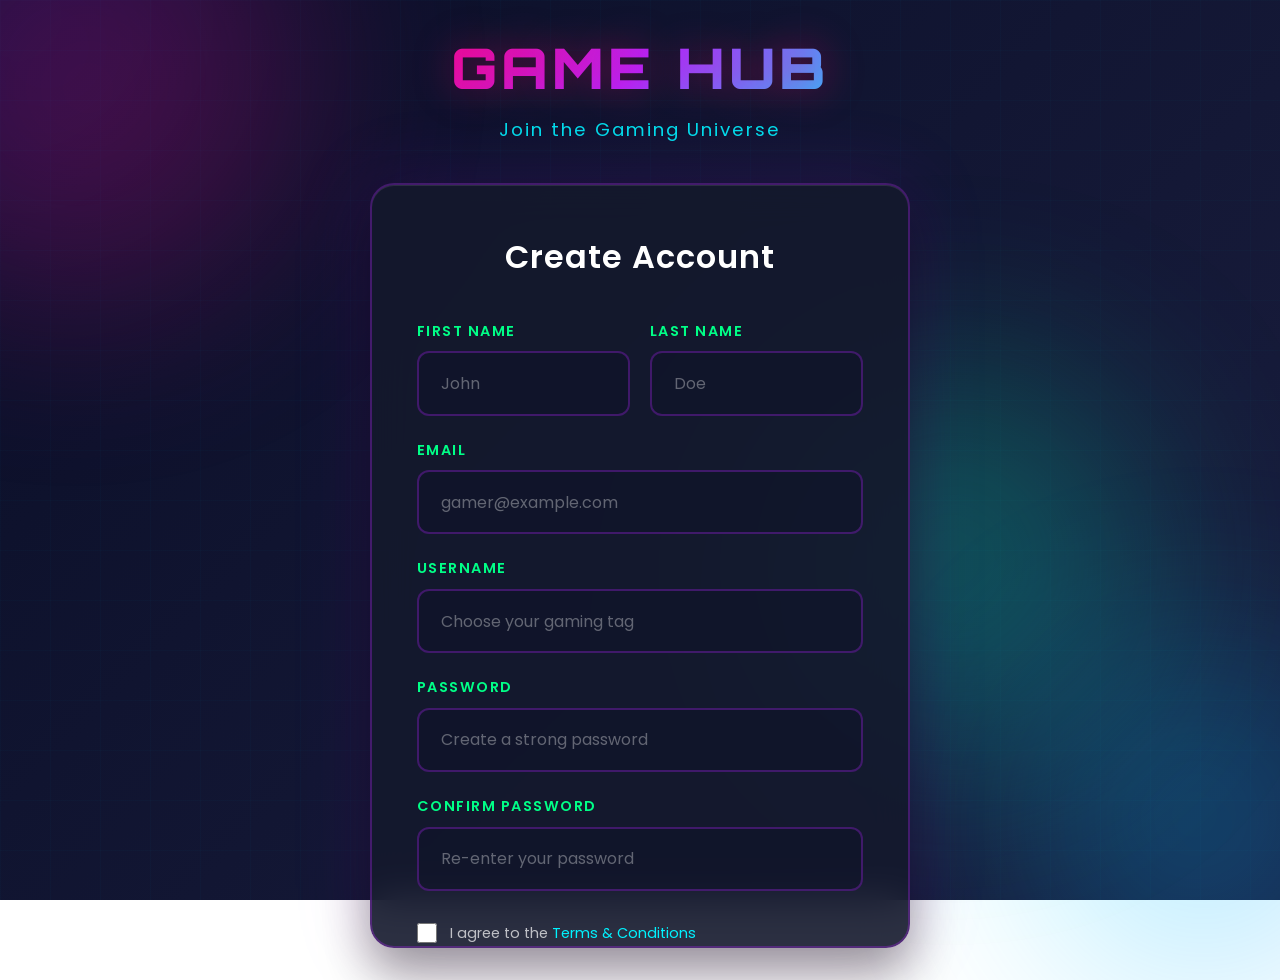
<file: signup.html>
<!DOCTYPE html>
<html lang="en">

<head>
    <meta charset="UTF-8" />
    <meta name="viewport" content="width=device-width, initial-scale=1.0" />
    <title>Game Hub - Create Account</title>
    <link rel="preconnect" href="https://fonts.googleapis.com">
    <link rel="preconnect" href="https://fonts.gstatic.com" crossorigin>
    <link
        href="https://fonts.googleapis.com/css2?family=Orbitron:wght@400;700;900&family=Poppins:wght@400;500;600;700&display=swap"
        rel="stylesheet">
    <link rel="stylesheet" href="./login-style.css">
</head>

<body>

    <div class="bg-grid"></div>
    <div class="orb orb-1"></div>
    <div class="orb orb-2"></div>
    <div class="orb orb-3"></div>

    <div class="container">

        <div class="login-wrapper">
            <div class="logo-section">
                <h1 class="logo">GAME HUB</h1>
                <p class="tagline">Join the Gaming Universe</p>
            </div>

            <div class="login-box">
                <h2 class="login-title">Create Account</h2>

                <form id="signup-form">
                    <div class="name-row">
                        <div class="input-group">
                            <label for="firstname">FIRST NAME</label>
                            <input type="text" id="firstname" placeholder="John" required>
                        </div>

                        <div class="input-group">
                            <label for="lastname">LAST NAME</label>
                            <input type="text" id="lastname" placeholder="Doe" required>
                        </div>
                    </div>

                    <div class="input-group">
                        <label for="email">EMAIL</label>
                        <input type="email" id="email" placeholder="gamer@example.com" required>
                    </div>

                    <div class="input-group">
                        <label for="username">USERNAME</label>
                        <input type="text" id="username" placeholder="Choose your gaming tag" required>
                    </div>

                    <div class="input-group">
                        <label for="password">PASSWORD</label>
                        <input type="password" id="password" placeholder="Create a strong password" required>
                    </div>

                    <div class="input-group">
                        <label for="confirm-password">CONFIRM PASSWORD</label>
                        <input type="password" id="confirm-password" placeholder="Re-enter your password" required>
                    </div>

                    <div class="checkbox-group">
                        <input type="checkbox" id="terms" required>
                        <label for="terms">I agree to the <a href="#">Terms & Conditions</a></label>
                    </div>

                    <button type="submit" class="login-btn">
                        <span class="btn-text">Create Account</span>
                        <span class="btn-icon">🎮</span>
                    </button>
                </form>

                <div class="links-section">
                    <span style="color: rgba(255,255,255,0.6);">Already have an account?</span>
                    <a href="index.html" class="link signup-link">Sign In</a>
                </div>
            </div>
        </div>

    </div>

    <script src="./signup-script.js"></script>

</body>

</html>
</file>
<file: login-style.css>
:root {
    --neon-cyan: #00f3ff;
    --neon-pink: #ff006e;
    --neon-purple: #b026ff;
    --neon-green: #00ff87;
    --dark-bg: #0a0e27;
    --darker-bg: #050814;
    --card-bg: rgba(20, 25, 45, 0.9);
    --input-bg: rgba(15, 20, 40, 0.6);
}

* {
    margin: 0;
    padding: 0;
    box-sizing: border-box;
}

html {
    scroll-behavior: smooth;
}

body {
    font-family: 'Poppins', 'Orbitron', sans-serif;
    background: linear-gradient(135deg, #0a0e27 0%, #1a1e3f 100%);
    background-attachment: fixed;
    background-size: cover;
    background-repeat: no-repeat;
    color: #fff;
    min-height: 100vh;
    overflow-x: hidden;
    position: relative;
}

::-webkit-scrollbar {
    width: 12px;
}

::-webkit-scrollbar-track {
    background: rgba(10, 14, 39, 0.8);
    border-radius: 10px;
}

::-webkit-scrollbar-thumb {
    background: linear-gradient(135deg, #b026ff, #ff006e);
    border-radius: 10px;
    transition: all 0.3s ease;
}

::-webkit-scrollbar-thumb:hover {
    background: linear-gradient(135deg, #ff006e, #b026ff);
    box-shadow: 0 0 20px rgba(176, 38, 255, 0.5);
}

* {
    scrollbar-width: thin;
    scrollbar-color: #b026ff rgba(10, 14, 39, 0.8);
}

.bg-grid {
    position: fixed;
    inset: 0;
    background:
        linear-gradient(rgba(0, 243, 255, 0.02) 1px, transparent 1px),
        linear-gradient(90deg, rgba(0, 243, 255, 0.02) 1px, transparent 1px);
    background-size: 50px 50px;
    animation: gridMove 20s linear infinite;
    z-index: 0;
    pointer-events: none;
}

@keyframes gridMove {
    from {
        transform: perspective(500px) rotateX(60deg) translateY(0);
    }

    to {
        transform: perspective(500px) rotateX(60deg) translateY(50px);
    }
}

.orb {
    position: fixed;
    border-radius: 50%;
    filter: blur(100px);
    opacity: 0.25;
    z-index: 0;
    animation: float 15s ease-in-out infinite;
    pointer-events: none;
}

.orb-1 {
    width: 450px;
    height: 450px;
    background: linear-gradient(135deg, #b026ff, #ff006e);
    top: -150px;
    left: -150px;
    animation-delay: 0s;
}

.orb-2 {
    width: 350px;
    height: 350px;
    background: linear-gradient(135deg, #00f3ff, #0088ff);
    bottom: -100px;
    right: -100px;
    animation-delay: 5s;
}

.orb-3 {
    width: 400px;
    height: 400px;
    background: linear-gradient(135deg, #00ff87, #00f3ff);
    top: 40%;
    right: 10%;
    animation-delay: 10s;
}

@keyframes float {

    0%,
    100% {
        transform: translate(0, 0) scale(1);
    }

    33% {
        transform: translate(50px, -50px) scale(1.1);
    }

    66% {
        transform: translate(-40px, 40px) scale(0.9);
    }
}

.container {
    position: relative;
    z-index: 1;
    display: flex;
    justify-content: center;
    align-items: center;
    min-height: 100vh;
    padding: 2rem;
}

.login-wrapper {
    width: 100%;
    max-width: 540px;
}

.logo-section {
    text-align: center;
    margin-bottom: 2.5rem;
}

.logo {
    font-family: 'Orbitron', sans-serif;
    font-size: 3.5rem;
    font-weight: 900;
    margin-bottom: 0.8rem;
    background: linear-gradient(135deg, #ff006e 0%, #b026ff 50%, #00f3ff 100%);
    -webkit-background-clip: text;
    background-clip: text;
    color: transparent;
    text-shadow: 0 0 40px rgba(255, 0, 110, 0.4);
    letter-spacing: 4px;
}

.tagline {
    font-size: 1.15rem;
    color: var(--neon-cyan);
    opacity: 0.9;
    letter-spacing: 2px;
    font-weight: 400;
}

.login-box {
    background: var(--card-bg);
    border-radius: 24px;
    padding: 3rem 2.8rem;
    border: 2px solid rgba(176, 38, 255, 0.3);
    backdrop-filter: blur(20px);
    box-shadow:
        0 25px 50px rgba(0, 0, 0, 0.4),
        0 0 80px rgba(176, 38, 255, 0.15),
        inset 0 1px 0 rgba(255, 255, 255, 0.1);
    transition: all 0.4s ease;
    position: relative;
    overflow: hidden;
    
    max-height: 85vh;
    overflow-y: auto;
}

.login-box::-webkit-scrollbar {
    width: 8px;
}

.login-box::-webkit-scrollbar-track {
    background: rgba(0, 0, 0, 0.2);
    border-radius: 10px;
}

.login-box::-webkit-scrollbar-thumb {
    background: linear-gradient(135deg, #b026ff, #ff006e);
    border-radius: 10px;
}

.login-box::before {
    content: '';
    position: absolute;
    top: -2px;
    left: -2px;
    right: -2px;
    bottom: -2px;
    background: linear-gradient(135deg, rgba(255, 0, 110, 0.4), rgba(176, 38, 255, 0.4), rgba(0, 243, 255, 0.4));
    border-radius: 24px;
    z-index: -1;
    opacity: 0;
    transition: opacity 0.4s ease;
}

.login-box:hover::before {
    opacity: 1;
}

.login-box:hover {
    transform: translateY(-5px);
    box-shadow:
        0 35px 70px rgba(0, 0, 0, 0.5),
        0 0 100px rgba(176, 38, 255, 0.3);
}

.login-title {
    font-size: 2rem;
    text-align: center;
    margin-bottom: 2.5rem;
    color: #fff;
    font-weight: 600;
    letter-spacing: 1px;
}

#login-form,
#signup-form,
#forgot-form {
    display: flex;
    flex-direction: column;
    gap: 1.5rem;
}

.input-group {
    display: flex;
    flex-direction: column;
    gap: 0.6rem;
}

.input-group label {
    font-size: 0.9rem;
    color: var(--neon-green);
    font-weight: 600;
    letter-spacing: 1.5px;
    text-transform: uppercase;
}

.input-group input {
    width: 100%;
    padding: 1.1rem 1.4rem;
    font-size: 1rem;
    font-family: 'Poppins', sans-serif;
    color: #fff;
    background: var(--input-bg);
    border: 2px solid rgba(176, 38, 255, 0.3);
    border-radius: 12px;
    outline: none;
    transition: all 0.3s ease;
}

.input-group input::placeholder {
    color: rgba(255, 255, 255, 0.35);
}

.input-group input:focus {
    background: rgba(20, 25, 50, 0.8);
    border-color: var(--neon-pink);
    box-shadow:
        0 0 0 3px rgba(255, 0, 110, 0.1),
        0 0 25px rgba(255, 0, 110, 0.2);
    transform: translateY(-2px);
}

.checkbox-group {
    display: flex;
    align-items: center;
    gap: 0.8rem;
    margin-top: 0.5rem;
}

.checkbox-group input[type="checkbox"] {
    width: 20px;
    height: 20px;
    cursor: pointer;
    accent-color: var(--neon-pink);
}

.checkbox-group label {
    font-size: 0.9rem;
    color: rgba(255, 255, 255, 0.7);
    cursor: pointer;
}

.checkbox-group a {
    color: var(--neon-cyan);
    text-decoration: none;
    transition: all 0.3s ease;
}

.checkbox-group a:hover {
    color: var(--neon-pink);
    text-shadow: 0 0 10px var(--neon-pink);
}

.login-btn {
    margin-top: 1.2rem;
    padding: 1.3rem;
    display: flex;
    align-items: center;
    justify-content: center;
    gap: 1rem;

    border: none;
    border-radius: 14px;
    background: linear-gradient(135deg, #ff006e 0%, #b026ff 100%);
    color: #fff;
    font-weight: 700;
    font-family: 'Orbitron', sans-serif;
    font-size: 1.15rem;
    text-transform: uppercase;
    letter-spacing: 2px;

    cursor: pointer;
    transition: all 0.3s ease;

    box-shadow:
        0 8px 20px rgba(255, 0, 110, 0.4),
        0 0 30px rgba(176, 38, 255, 0.3);
    position: relative;
    overflow: hidden;
}

.login-btn::before {
    content: '';
    position: absolute;
    top: 0;
    left: -100%;
    width: 100%;
    height: 100%;
    background: linear-gradient(90deg, transparent, rgba(255, 255, 255, 0.2), transparent);
    transition: left 0.5s ease;
}

.login-btn:hover::before {
    left: 100%;
}

.login-btn:hover {
    transform: translateY(-3px);
    box-shadow:
        0 12px 30px rgba(255, 0, 110, 0.5),
        0 0 40px rgba(176, 38, 255, 0.5);
}

.login-btn:active {
    transform: translateY(-1px);
}

.btn-icon {
    font-size: 1.4rem;
}

.links-section {
    margin-top: 2rem;
    text-align: center;
    display: flex;
    justify-content: center;
    align-items: center;
    gap: 1rem;
    flex-wrap: wrap;
}

.link {
    color: var(--neon-cyan);
    text-decoration: none;
    font-size: 0.95rem;
    transition: all 0.3s ease;
    font-weight: 500;
}

.link:hover {
    color: var(--neon-pink);
    text-shadow: 0 0 10px var(--neon-pink);
}

.signup-link {
    color: var(--neon-pink);
    font-weight: 600;
}

.signup-link:hover {
    color: var(--neon-cyan);
    text-shadow: 0 0 10px var(--neon-cyan);
}

.separator {
    color: rgba(255, 255, 255, 0.3);
}

.forgot-icon {
    font-size: 5rem;
    margin: 1.5rem 0;
    display: block;
    text-align: center;
}

.forgot-text {
    text-align: center;
    margin: 1.5rem 0;
}

.forgot-text p {
    color: rgba(255, 255, 255, 0.7);
    font-size: 1rem;
    line-height: 1.6;
    margin-bottom: 1rem;
}

.forgot-text .highlight {
    color: var(--neon-cyan);
    font-weight: 600;
}

.name-row {
    display: grid;
    grid-template-columns: 1fr 1fr;
    gap: 1.2rem;
}

@media (max-width: 768px) {
    .logo {
        font-size: 2.5rem;
    }

    .login-box {
        padding: 2.5rem 2rem;
        max-height: 90vh;
    }

    .login-title {
        font-size: 1.6rem;
    }

    .name-row {
        grid-template-columns: 1fr;
        gap: 1.5rem;
    }
}

@media (max-width: 480px) {
    .logo {
        font-size: 2rem;
        letter-spacing: 2px;
    }

    .tagline {
        font-size: 1rem;
    }

    .login-box {
        padding: 2rem 1.5rem;
    }

    .links-section {
        flex-direction: column;
        gap: 0.8rem;
    }

    .separator {
        display: none;
    }
}
</file>
<file: 2048/style.css>
:root {
    --neon-cyan: #00f3ff;
    --neon-pink: #ff006e;
    --neon-purple: #b026ff;
    --neon-green: #00ff87;
    --dark-bg: #0a0e27;
    --darker-bg: #050814;
    --card-bg: rgba(20, 25, 45, 0.9);
    --cell-bg: rgba(15, 20, 40, 0.6);
}

* {
    margin: 0;
    padding: 0;
    box-sizing: border-box;
}

body {
    font-family: 'Outfit', 'Poppins', sans-serif;
    background: linear-gradient(135deg, #0a0e27 0%, #1a1e3f 100%);
    display: flex;
    justify-content: center;
    align-items: center;
    min-height: 100vh;
    padding: 20px;
    position: relative;
    overflow: hidden;
    color: #fff;
}

body::before {
    content: '';
    position: fixed;
    inset: 0;
    background:
        linear-gradient(rgba(0, 243, 255, 0.02) 1px, transparent 1px),
        linear-gradient(90deg, rgba(0, 243, 255, 0.02) 1px, transparent 1px);
    background-size: 50px 50px;
    animation: gridMove 20s linear infinite;
    z-index: 0;
    pointer-events: none;
}

@keyframes gridMove {
    from {
        transform: perspective(500px) rotateX(60deg) translateY(0);
    }

    to {
        transform: perspective(500px) rotateX(60deg) translateY(50px);
    }
}

body::after {
    content: '';
    position: fixed;
    width: 450px;
    height: 450px;
    background: linear-gradient(135deg, #b026ff, #ff006e);
    border-radius: 50%;
    filter: blur(100px);
    opacity: 0.25;
    top: -150px;
    left: -150px;
    animation: float1 15s ease-in-out infinite;
    z-index: 0;
    pointer-events: none;
}

@keyframes float1 {

    0%,
    100% {
        transform: translate(0, 0) scale(1);
    }

    33% {
        transform: translate(50px, -50px) scale(1.1);
    }

    66% {
        transform: translate(-40px, 40px) scale(0.9);
    }
}

.container {
    position: relative;
    z-index: 1;
    background: var(--card-bg);
    backdrop-filter: blur(20px);
    padding: 40px;
    border-radius: 30px;
    box-shadow:
        0 25px 50px rgba(0, 0, 0, 0.4),
        0 0 80px rgba(176, 38, 255, 0.15),
        inset 0 1px 0 rgba(255, 255, 255, 0.1);
    border: 2px solid rgba(176, 38, 255, 0.3);
    animation: fadeInUp 0.6s ease-out;
}

@keyframes fadeInUp {
    from {
        opacity: 0;
        transform: translateY(30px);
    }

    to {
        opacity: 1;
        transform: translateY(0);
    }
}

h1 {
    text-align: center;
    margin-bottom: 30px;
    font-size: 4.5em;
    font-weight: 800;
    background: linear-gradient(135deg, #ff006e 0%, #b026ff 50%, #00f3ff 100%);
    -webkit-background-clip: text;
    -webkit-text-fill-color: transparent;
    background-clip: text;
    letter-spacing: -0.02em;
    animation: glow 3s ease-in-out infinite;
}

@keyframes glow {

    0%,
    100% {
        filter: brightness(1);
    }

    50% {
        filter: brightness(1.2);
    }
}

.header {
    display: flex;
    justify-content: space-between;
    align-items: center;
    margin-bottom: 30px;
    gap: 20px;
    flex-wrap: wrap;
}

.score-container {
    background: var(--cell-bg);
    padding: 18px 28px;
    border-radius: 16px;
    border: 2px solid rgba(176, 38, 255, 0.3);
    box-shadow: 0 4px 16px rgba(0, 0, 0, 0.3);
    transition: all 0.3s ease;
}

.score-container:hover {
    transform: translateY(-2px);
    box-shadow: 0 6px 20px rgba(176, 38, 255, 0.4);
    border-color: rgba(255, 0, 110, 0.5);
}

.score-label {
    font-size: 0.75em;
    text-transform: uppercase;
    letter-spacing: 0.1em;
    margin-bottom: 6px;
    color: var(--neon-green);
    font-weight: 600;
}

.score {
    font-size: 1.8em;
    font-weight: 800;
    font-family: 'JetBrains Mono', monospace;
    color: var(--neon-pink);
    text-shadow: 0 0 10px rgba(255, 0, 110, 0.5);
    transition: transform 0.2s;
}

.new-game-btn {
    background: linear-gradient(135deg, #ff006e 0%, #b026ff 100%);
    color: white;
    border: none;
    padding: 18px 36px;
    border-radius: 16px;
    font-size: 1.1em;
    font-weight: 700;
    cursor: pointer;
    transition: all 0.3s ease;
    box-shadow: 0 8px 20px rgba(255, 0, 110, 0.4);
    position: relative;
    overflow: hidden;
    font-family: 'Outfit', sans-serif;
    letter-spacing: 0.03em;
    text-transform: uppercase;
}

.new-game-btn::before {
    content: '';
    position: absolute;
    top: 50%;
    left: 50%;
    width: 0;
    height: 0;
    border-radius: 50%;
    background: rgba(255, 255, 255, 0.3);
    transform: translate(-50%, -50%);
    transition: width 0.6s, height 0.6s;
}

.new-game-btn:hover::before {
    width: 300px;
    height: 300px;
}

.new-game-btn:hover {
    transform: translateY(-2px);
    box-shadow: 0 12px 30px rgba(255, 0, 110, 0.6);
}

.new-game-btn:active {
    transform: translateY(0);
}

.game-board {
    background: rgba(10, 14, 39, 0.8);
    border-radius: 20px;
    padding: 20px;
    position: relative;
    width: 540px;
    height: 540px;
    box-shadow:
        inset 0 2px 10px rgba(0, 0, 0, 0.5),
        0 10px 40px rgba(0, 0, 0, 0.4);
    border: 1px solid rgba(176, 38, 255, 0.2);
}

.grid-container {
    display: grid;
    grid-template-columns: repeat(4, 1fr);
    grid-template-rows: repeat(4, 1fr);
    gap: 16px;
    width: 100%;
    height: 100%;
}

.grid-cell {
    background: var(--cell-bg);
    border-radius: 12px;
    border: 1px solid rgba(176, 38, 255, 0.15);
    box-shadow: inset 0 1px 3px rgba(0, 0, 0, 0.3);
}

.tile {
    position: absolute;
    display: flex;
    justify-content: center;
    align-items: center;
    font-size: 2.2em;
    font-weight: 800;
    border-radius: 12px;
    transition: all 0.15s ease;
    width: 117px;
    height: 117px;
    font-family: 'JetBrains Mono', monospace;
    box-shadow: 0 4px 12px rgba(0, 0, 0, 0.3);
}

.tile-2 {
    background: linear-gradient(135deg, #4a5568 0%, #2d3748 100%);
    color: #cbd5e0;
    border: 1px solid rgba(203, 213, 224, 0.2);
}

.tile-4 {
    background: linear-gradient(135deg, #5a6a88 0%, #4a5568 100%);
    color: #e2e8f0;
    border: 1px solid rgba(226, 232, 240, 0.2);
}

.tile-8 {
    background: linear-gradient(135deg, #f6ad55 0%, #ed8936 100%);
    color: #fff;
    box-shadow: 0 4px 20px rgba(246, 173, 85, 0.4);
}

.tile-16 {
    background: linear-gradient(135deg, #fc8181 0%, #f56565 100%);
    color: #fff;
    box-shadow: 0 4px 20px rgba(252, 129, 129, 0.4);
}

.tile-32 {
    background: linear-gradient(135deg, #f687b3 0%, #ed64a6 100%);
    color: #fff;
    box-shadow: 0 4px 20px rgba(246, 135, 179, 0.4);
}

.tile-64 {
    background: linear-gradient(135deg, #b026ff 0%, #9f7aea 100%);
    color: #fff;
    box-shadow: 0 4px 20px rgba(176, 38, 255, 0.5);
}

.tile-128 {
    background: linear-gradient(135deg, #00f3ff 0%, #0ea5e9 100%);
    color: #fff;
    font-size: 1.9em;
    box-shadow: 0 4px 20px rgba(0, 243, 255, 0.5);
}

.tile-256 {
    background: linear-gradient(135deg, #00ff87 0%, #38b2ac 100%);
    color: #fff;
    font-size: 1.9em;
    box-shadow: 0 4px 20px rgba(0, 255, 135, 0.5);
}

.tile-512 {
    background: linear-gradient(135deg, #48bb78 0%, #38a169 100%);
    color: #fff;
    font-size: 1.9em;
    box-shadow: 0 4px 20px rgba(72, 187, 120, 0.5);
}

.tile-1024 {
    background: linear-gradient(135deg, #ffd700 0%, #ecc94b 100%);
    color: #fff;
    font-size: 1.6em;
    box-shadow: 0 4px 20px rgba(255, 215, 0, 0.5);
}

.tile-2048 {
    background: linear-gradient(135deg, #ff006e 0%, #b026ff 100%);
    color: #fff;
    font-size: 1.6em;
    box-shadow: 0 6px 30px rgba(255, 0, 110, 0.7);
    animation: pulse 1.5s ease-in-out infinite;
}

.tile-super {
    background: linear-gradient(135deg, #00f3ff 0%, #b026ff 100%);
    color: #fff;
    font-size: 1.4em;
    box-shadow: 0 6px 30px rgba(0, 243, 255, 0.7);
    animation: pulse 1.5s ease-in-out infinite;
}

@keyframes pulse {

    0%,
    100% {
        transform: scale(1);
    }

    50% {
        transform: scale(1.05);
    }
}

.tile-new {
    animation: appear 0.3s cubic-bezier(0.68, -0.55, 0.265, 1.55);
}

@keyframes appear {
    0% {
        transform: scale(0) rotate(180deg);
        opacity: 0;
    }

    100% {
        transform: scale(1) rotate(0deg);
        opacity: 1;
    }
}

.game-message {
    position: absolute;
    top: 0;
    left: 0;
    right: 0;
    bottom: 0;
    background: rgba(10, 14, 39, 0.98);
    backdrop-filter: blur(10px);
    border-radius: 20px;
    display: none;
    justify-content: center;
    align-items: center;
    flex-direction: column;
    z-index: 100;
    border: 2px solid rgba(176, 38, 255, 0.4);
}

.game-message.show {
    display: flex;
    animation: fadeIn 0.3s ease-out;
}

@keyframes fadeIn {
    from {
        opacity: 0;
    }

    to {
        opacity: 1;
    }
}

.game-message h2 {
    font-size: 4em;
    font-weight: 800;
    margin-bottom: 30px;
    background: linear-gradient(135deg, #ff006e 0%, #b026ff 100%);
    -webkit-background-clip: text;
    -webkit-text-fill-color: transparent;
    background-clip: text;
    animation: slideDown 0.5s cubic-bezier(0.68, -0.55, 0.265, 1.55);
}

@keyframes slideDown {
    from {
        transform: translateY(-50px);
        opacity: 0;
    }

    to {
        transform: translateY(0);
        opacity: 1;
    }
}

.start-screen {
    position: absolute;
    top: 0;
    left: 0;
    right: 0;
    bottom: 0;
    background: rgba(10, 14, 39, 0.98);
    backdrop-filter: blur(10px);
    border-radius: 20px;
    display: flex;
    justify-content: center;
    align-items: center;
    flex-direction: column;
    z-index: 100;
    padding: 30px;
    border: 2px solid rgba(176, 38, 255, 0.4);
    overflow-y: auto;
}

.start-screen.hidden {
    display: none;
}

.start-screen h2 {
    font-size: 2.8em;
    font-weight: 800;
    margin-bottom: 20px;
    background: linear-gradient(135deg, #00f3ff 0%, #b026ff 100%);
    -webkit-background-clip: text;
    -webkit-text-fill-color: transparent;
    background-clip: text;
    animation: slideDown 0.5s cubic-bezier(0.68, -0.55, 0.265, 1.55);
    text-align: center;
}

.instructions-content {
    text-align: center;
    color: rgba(255, 255, 255, 0.85);
    font-size: 0.95em;
    line-height: 1.6;
    max-width: 420px;
    margin-bottom: 20px;
}

.instructions-content strong {
    color: var(--neon-cyan);
    font-weight: 600;
}

.controls-hint {
    display: flex;
    justify-content: center;
    gap: 8px;
    margin-top: 15px;
    margin-bottom: 25px;
}

.key-icon {
    background: var(--cell-bg);
    border: 2px solid rgba(0, 243, 255, 0.3);
    padding: 10px 14px;
    border-radius: 8px;
    font-family: 'JetBrains Mono', monospace;
    font-size: 1em;
    color: var(--neon-cyan);
    box-shadow: 0 2px 8px rgba(0, 0, 0, 0.3);
}

.start-btn {
    background: linear-gradient(135deg, #ff006e 0%, #b026ff 100%);
    color: white;
    border: none;
    padding: 14px 40px;
    border-radius: 50px;
    font-size: 1.05em;
    font-weight: 700;
    cursor: pointer;
    transition: all 0.3s ease;
    box-shadow: 0 8px 20px rgba(255, 0, 110, 0.4);
    position: relative;
    overflow: hidden;
    font-family: 'Outfit', sans-serif;
    letter-spacing: 0.05em;
    text-transform: uppercase;
    max-width: 240px;
    width: 100%;
}

.start-btn::before {
    content: '';
    position: absolute;
    top: 50%;
    left: 50%;
    width: 0;
    height: 0;
    border-radius: 50%;
    background: rgba(255, 255, 255, 0.3);
    transform: translate(-50%, -50%);
    transition: width 0.6s, height 0.6s;
}

.start-btn:hover::before {
    width: 300px;
    height: 300px;
}

.start-btn:hover {
    transform: translateY(-2px) scale(1.03);
    box-shadow: 0 12px 30px rgba(255, 0, 110, 0.6);
}

.start-btn:active {
    transform: translateY(0) scale(1);
}

@media (max-width: 640px) {
    .container {
        padding: 20px;
    }

    h1 {
        font-size: 3em;
    }

    .game-board {
        width: 100%;
        height: auto;
        aspect-ratio: 1;
        padding: 12px;
    }

    .grid-container {
        gap: 10px;
    }

    .tile {
        width: calc((100% - 30px) / 4);
        height: calc((100% - 30px) / 4);
        font-size: 1.5em;
    }

    .score-container {
        padding: 12px 20px;
    }

    .new-game-btn {
        padding: 12px 24px;
        font-size: 1em;
    }

    .start-screen {
        padding: 20px;
    }

    .start-screen h2 {
        font-size: 2.2em;
        margin-bottom: 15px;
    }

    .instructions-content {
        font-size: 0.9em;
        max-width: 100%;
    }

    .key-icon {
        padding: 8px 12px;
        font-size: 0.9em;
    }

    .start-btn {
        padding: 12px 32px;
        font-size: 0.95em;
        max-width: 200px;
    }

    .game-message h2 {
        font-size: 2.5em;
    }
}

@media (max-width: 480px) {
    h1 {
        font-size: 2.5em;
    }

    .start-screen h2 {
        font-size: 1.8em;
    }

    .instructions-content {
        font-size: 0.85em;
    }

    .controls-hint {
        gap: 6px;
    }

    .key-icon {
        padding: 6px 10px;
        font-size: 0.85em;
    }

    .start-btn {
        padding: 10px 28px;
        font-size: 0.9em;
    }
}
</file>
<file: baghchal/style.css>
:root {
    --neon-cyan: #00f3ff;
    --neon-pink: #ff006e;
    --neon-purple: #b026ff;
    --neon-green: #00ff87;
    --dark-bg: #0a0e27;
    --darker-bg: #050814;
    --card-bg: rgba(20, 25, 45, 0.9);
}

* {
    margin: 0;
    padding: 0;
    box-sizing: border-box;
}

html {
    scroll-behavior: smooth;
}

body {
    font-family: 'Poppins', 'Orbitron', sans-serif;
    background: linear-gradient(135deg, #0a0e27 0%, #1a1e3f 100%);
    background-attachment: fixed;
    background-size: cover;
    background-repeat: no-repeat;
    color: #fff;
    min-height: 100vh;
    overflow-x: hidden;
    display: flex;
    justify-content: center;
    align-items: center;
    padding: 20px;
    position: relative;
}

body::before {
    content: '';
    position: fixed;
    inset: 0;
    background:
        linear-gradient(rgba(0, 243, 255, 0.02) 1px, transparent 1px),
        linear-gradient(90deg, rgba(0, 243, 255, 0.02) 1px, transparent 1px);
    background-size: 50px 50px;
    z-index: 0;
    pointer-events: none;
}

.container {
    background: var(--card-bg);
    border-radius: 24px;
    padding: 25px;
    border: 2px solid rgba(176, 38, 255, 0.3);
    backdrop-filter: blur(20px);
    box-shadow: 
        0 25px 50px rgba(0, 0, 0, 0.4),
        0 0 80px rgba(176, 38, 255, 0.15);
    max-width: 700px;
    width: 100%;
    position: relative;
    z-index: 1;
}

header {
    text-align: center;
    margin-bottom: 15px;
}

header h1 {
    font-family: 'Orbitron', sans-serif;
    font-size: 2rem;
    margin-bottom: 5px;
    background: linear-gradient(135deg, #ff006e 0%, #b026ff 50%, #00f3ff 100%);
    -webkit-background-clip: text;
    background-clip: text;
    color: transparent;
    letter-spacing: 2px;
}

.subtitle {
    color: var(--neon-cyan);
    font-size: 1rem;
    opacity: 0.9;
    letter-spacing: 1px;
}

.game-info {
    background: rgba(15, 20, 40, 0.6);
    border: 1px solid rgba(176, 38, 255, 0.2);
    border-radius: 15px;
    padding: 15px;
    margin-bottom: 15px;
}

.player-status {
    display: flex;
    justify-content: space-around;
    gap: 15px;
    margin-bottom: 12px;
}

.tiger-info,
.goat-info {
    flex: 1;
    background: rgba(20, 25, 50, 0.8);
    padding: 12px;
    border-radius: 12px;
    border: 2px solid rgba(176, 38, 255, 0.3);
    transition: all 0.3s ease;
}

.tiger-info:hover,
.goat-info:hover {
    border-color: var(--neon-pink);
    box-shadow: 0 0 20px rgba(255, 0, 110, 0.2);
}

.tiger-info {
    border-left: 4px solid var(--neon-pink);
}

.goat-info {
    border-left: 4px solid var(--neon-green);
}

.tiger-info h3,
.goat-info h3 {
    margin-bottom: 8px;
    font-size: 1.2rem;
    color: #fff;
}

.tiger-info p,
.goat-info p {
    margin: 5px 0;
    font-size: 1rem;
    font-weight: 600;
    color: rgba(255, 255, 255, 0.9);
}

.win-condition {
    font-size: 0.8rem !important;
    color: rgba(255, 255, 255, 0.6) !important;
    font-weight: 400 !important;
    margin-top: 6px !important;
}

.turn-indicator {
    text-align: center;
    padding: 12px;
    background: rgba(20, 25, 50, 0.8);
    border: 2px solid rgba(176, 38, 255, 0.3);
    border-radius: 12px;
}

#turnText {
    font-size: 1.2rem;
    font-weight: 700;
    color: #fff;
    margin-bottom: 5px;
}

.phase {
    font-size: 0.9rem;
    color: var(--neon-cyan);
    font-weight: 600;
}

.game-board-container {
    display: flex;
    justify-content: center;
    margin: 15px 0;
    background: rgba(20, 25, 50, 0.6);
    padding: 15px;
    border-radius: 15px;
    border: 2px solid rgba(176, 38, 255, 0.3);
}

#gameBoard {
    max-width: 100%;
    height: auto;
    cursor: pointer;
    border-radius: 10px;
    display: block;
}

.controls {
    display: flex;
    gap: 10px;
    justify-content: center;
    flex-wrap: wrap;
}

.btn {
    padding: 10px 20px;
    font-size: 0.95rem;
    font-weight: 700;
    font-family: 'Orbitron', sans-serif;
    border: none;
    border-radius: 12px;
    cursor: pointer;
    transition: all 0.3s ease;
    text-transform: uppercase;
    letter-spacing: 1px;
}

.btn:hover:not(:disabled) {
    transform: translateY(-3px);
}

.btn:active:not(:disabled) {
    transform: translateY(-1px);
}

.btn-primary {
    background: linear-gradient(135deg, #ff006e 0%, #b026ff 100%);
    color: white;
    box-shadow: 0 8px 20px rgba(255, 0, 110, 0.4);
}

.btn-primary:hover:not(:disabled) {
    box-shadow: 0 12px 30px rgba(255, 0, 110, 0.5);
}

.btn-secondary {
    background: linear-gradient(135deg, var(--neon-green), var(--neon-cyan));
    color: #0a0e27;
    box-shadow: 0 6px 20px rgba(0, 255, 135, 0.3);
}

.btn-secondary:hover:not(:disabled) {
    box-shadow: 0 8px 25px rgba(0, 255, 135, 0.5);
}

.btn:disabled {
    opacity: 0.5;
    cursor: not-allowed;
}

.back-to-hub {
    position: fixed;
    top: 20px;
    right: 20px;
    background: linear-gradient(135deg, #00f3ff 0%, #0ea5e9 100%);
    color: #0a0e27;
    border: none;
    padding: 10px 20px;
    border-radius: 12px;
    font-size: 0.9rem;
    font-weight: 700;
    cursor: pointer;
    transition: all 0.3s ease;
    box-shadow: 0 4px 15px rgba(0, 243, 255, 0.3);
    z-index: 1000;
    font-family: 'Poppins', sans-serif;
}

.back-to-hub:hover {
    transform: translateY(-3px);
    box-shadow: 0 8px 25px rgba(0, 243, 255, 0.5);
}

.modal {
    display: none;
    position: fixed;
    z-index: 1000;
    left: 0;
    top: 0;
    width: 100%;
    height: 100%;
    background-color: rgba(0, 0, 0, 0.8);
    animation: fadeIn 0.3s ease;
}

@keyframes fadeIn {
    from {
        opacity: 0;
    }
    to {
        opacity: 1;
    }
}

.modal-content {
    background: var(--card-bg);
    border: 2px solid rgba(176, 38, 255, 0.3);
    backdrop-filter: blur(20px);
    margin: 5% auto;
    padding: 35px;
    border-radius: 24px;
    max-width: 500px;
    text-align: center;
    box-shadow: 0 25px 60px rgba(0, 0, 0, 0.5);
    animation: slideIn 0.3s ease;
}

@keyframes slideIn {
    from {
        transform: translateY(-50px);
        opacity: 0;
    }
    to {
        transform: translateY(0);
        opacity: 1;
    }
}

.rules-content {
    max-width: 600px;
    text-align: left;
    max-height: 80vh;
    overflow-y: auto;
}

.rules-content::-webkit-scrollbar {
    width: 8px;
}

.rules-content::-webkit-scrollbar-track {
    background: rgba(0, 0, 0, 0.2);
    border-radius: 10px;
}

.rules-content::-webkit-scrollbar-thumb {
    background: linear-gradient(135deg, #b026ff, #ff006e);
    border-radius: 10px;
}

.close {
    float: right;
    font-size: 28px;
    font-weight: bold;
    color: var(--neon-cyan);
    cursor: pointer;
    line-height: 20px;
    transition: all 0.3s ease;
}

.close:hover {
    color: var(--neon-pink);
    text-shadow: 0 0 10px var(--neon-pink);
}

#winnerText {
    font-size: 2.2rem;
    margin-bottom: 15px;
    background: linear-gradient(135deg, #ff006e 0%, #b026ff 50%, #00f3ff 100%);
    -webkit-background-clip: text;
    background-clip: text;
    color: transparent;
}

#winMessage {
    font-size: 1.1rem;
    color: rgba(255, 255, 255, 0.8);
    margin-bottom: 25px;
}

.rules-section {
    margin-bottom: 25px;
}

.rules-section h3 {
    font-size: 1.3rem;
    color: var(--neon-cyan);
    margin-bottom: 10px;
    border-bottom: 2px solid var(--neon-purple);
    padding-bottom: 5px;
}

.rules-section h4 {
    font-size: 1.05rem;
    color: var(--neon-green);
    margin: 10px 0 5px 0;
}

.rules-section ul {
    margin-left: 20px;
    margin-top: 10px;
}

.rules-section li {
    margin: 8px 0;
    line-height: 1.6;
    color: rgba(255, 255, 255, 0.8);
}

.rules-section strong {
    color: #fff;
}

@media (max-width: 768px) {
    body {
        padding: 10px;
    }

    .container {
        padding: 15px;
        max-width: 100%;
    }

    header h1 {
        font-size: 1.6rem;
    }

    .subtitle {
        font-size: 0.9rem;
    }

    .player-status {
        flex-direction: column;
        gap: 10px;
    }

    .game-info {
        padding: 12px;
    }

    .tiger-info,
    .goat-info {
        padding: 10px;
    }

    .tiger-info h3,
    .goat-info h3 {
        font-size: 1.1rem;
    }

    #turnText {
        font-size: 1.1rem;
    }

    #gameBoard {
        width: 100%;
        max-width: 450px;
    }

    .modal-content {
        margin: 10% auto;
        padding: 20px;
        max-width: 90%;
    }

    .rules-content {
        max-height: 70vh;
        padding: 20px;
    }

    .btn {
        padding: 10px 16px;
        font-size: 0.85rem;
    }

    .back-to-hub {
        padding: 8px 16px;
        font-size: 0.85rem;
        top: 10px;
        right: 10px;
    }
}

@media (max-width: 480px) {
    .container {
        padding: 12px;
    }

    header h1 {
        font-size: 1.4rem;
    }

    .subtitle {
        font-size: 0.85rem;
    }

    .tiger-info h3,
    .goat-info h3 {
        font-size: 1rem;
    }

    .tiger-info p,
    .goat-info p {
        font-size: 0.9rem;
    }

    #turnText {
        font-size: 1rem;
    }

    .phase {
        font-size: 0.85rem;
    }

    #gameBoard {
        max-width: 100%;
    }

    .btn {
        padding: 8px 14px;
        font-size: 0.8rem;
    }

    #winnerText {
        font-size: 1.8rem;
    }

    #winMessage {
        font-size: 1rem;
    }
}

@media (max-height: 800px) {
    body {
        align-items: flex-start;
        padding-top: 10px;
    }

    .container {
        margin-top: 10px;
        margin-bottom: 10px;
    }
}
</file>
<file: flappybird/style.css>
*,
*::before,
*::after {
    margin: 0;
    padding: 0;
    box-sizing: border-box;
}

:root {
    --neon-cyan: #00f3ff;
    --neon-pink: #ff006e;
    --neon-purple: #b026ff;
    --neon-green: #00ff87;
    --neon-yellow: #ffbe0b;
    --dark-bg: #0a0e27;
    --card-bg: rgba(20, 25, 45, 0.9);
    --cell-bg: rgba(15, 20, 40, 0.7);
    --text-light: #eaeaea;
    --text-dim: #a0a0b0;
    --gold: #ffd700;
    --shadow: 0 8px 32px rgba(0, 0, 0, 0.4);
    --font-display: 'Bangers', cursive;
    --font-body: 'Nunito', 'Poppins', sans-serif;
}

body {
    min-height: 100vh;
    background: linear-gradient(135deg, #0a0e27 0%, #1a1e3f 100%);
    color: var(--text-light);
    font-family: var(--font-body);
    display: flex;
    align-items: center;
    justify-content: center;
    overflow: hidden;
    position: relative;
}

body::before {
    content: '';
    position: fixed;
    inset: 0;
    background:
        linear-gradient(rgba(0, 243, 255, 0.02) 1px, transparent 1px),
        linear-gradient(90deg, rgba(0, 243, 255, 0.02) 1px, transparent 1px);
    background-size: 50px 50px;
    animation: gridMove 20s linear infinite;
    z-index: 0;
    pointer-events: none;
}

@keyframes gridMove {
    from {
        transform: perspective(500px) rotateX(60deg) translateY(0);
    }

    to {
        transform: perspective(500px) rotateX(60deg) translateY(50px);
    }
}

body::after {
    content: '';
    position: fixed;
    width: 400px;
    height: 400px;
    background: linear-gradient(135deg, #b026ff, #ff006e);
    border-radius: 50%;
    filter: blur(100px);
    opacity: 0.25;
    bottom: -100px;
    right: -100px;
    animation: float2 15s ease-in-out infinite 5s;
    z-index: 0;
    pointer-events: none;
}

@keyframes float2 {

    0%,
    100% {
        transform: translate(0, 0) scale(1);
    }

    33% {
        transform: translate(-50px, 50px) scale(1.1);
    }

    66% {
        transform: translate(40px, -40px) scale(0.9);
    }
}

#game-wrapper {
    max-width: 680px;
    padding: 16px;
    position: relative;
    z-index: 1;
}

#game-container {
    background: var(--card-bg);
    border-radius: 24px;
    box-shadow:
        var(--shadow),
        0 0 60px rgba(176, 38, 255, 0.2);
    padding: 24px 22px 28px;
    position: relative;
    overflow: hidden;
    border: 2px solid rgba(176, 38, 255, 0.3);
    backdrop-filter: blur(20px);
}

#game-header {
    text-align: center;
    margin-bottom: 14px;
}

#game-header h1 {
    font-family: var(--font-display);
    font-size: 2rem;
    letter-spacing: 3px;
    background: linear-gradient(135deg, #ff006e 0%, #b026ff 50%, #00f3ff 100%);
    -webkit-background-clip: text;
    -webkit-text-fill-color: transparent;
    background-clip: text;
    text-shadow: 0 2px 8px rgba(0, 0, 0, 0.3);
}

.subtitle {
    color: var(--text-dim);
    font-size: 0.88rem;
    margin-top: 2px;
}

#stats-bar {
    display: flex;
    align-items: center;
    justify-content: center;
    gap: 0;
    background: var(--cell-bg);
    border-radius: 14px;
    padding: 10px 8px;
    margin-bottom: 16px;
    border: 1px solid rgba(176, 38, 255, 0.2);
}

.stat-box {
    flex: 1;
    text-align: center;
}

.stat-label {
    font-size: 0.68rem;
    text-transform: uppercase;
    letter-spacing: 1.2px;
    color: var(--neon-green);
    margin-bottom: 2px;
    font-weight: 600;
}

.stat-value {
    font-family: var(--font-display);
    font-size: 1.5rem;
    line-height: 1.2;
    color: var(--neon-pink);
    text-shadow: 0 0 10px rgba(255, 0, 110, 0.3);
}

.stat-divider {
    width: 1px;
    height: 36px;
    background: rgba(176, 38, 255, 0.3);
    margin: 0 6px;
}

#canvas-wrap {
    position: relative;
    border-radius: 18px;
    overflow: hidden;
    background: #000;
    margin-bottom: 14px;
    aspect-ratio: 11000 / 10500;
    border: 2px solid rgba(176, 38, 255, 0.2);
    box-shadow: 0 4px 20px rgba(0, 0, 0, 0.3);
}

#gameCanvas {
    display: block;
    width: 100%;
    height: 100%;
    border-radius: 18px;
}

.overlay {
    position: absolute;
    inset: 0;
    background: rgba(10, 14, 39, 0.95);
    backdrop-filter: blur(10px);
    border-radius: 18px;
    display: none;
    align-items: center;
    justify-content: center;
    z-index: 10;
    animation: fadeIn 0.3s ease;
}

.overlay.active {
    display: flex;
}

@keyframes fadeIn {
    from {
        opacity: 0;
    }

    to {
        opacity: 1;
    }
}

.overlay-inner {
    text-align: center;
    animation: popIn 0.35s cubic-bezier(.34, 1.56, .64, 1);
    padding: 24px;
}

@keyframes popIn {
    0% {
        transform: scale(0.75);
        opacity: 0;
    }

    100% {
        transform: scale(1);
        opacity: 1;
    }
}

.overlay-icon {
    font-size: 3rem;
    margin-bottom: 6px;
    display: block;
    animation: bob 1.8s ease-in-out infinite;
}

@keyframes bob {

    0%,
    100% {
        transform: translateY(0);
    }

    50% {
        transform: translateY(-8px);
    }
}

.overlay-title {
    font-family: var(--font-display);
    font-size: 2.2rem;
    letter-spacing: 3px;
    background: linear-gradient(135deg, #00f3ff 0%, #b026ff 100%);
    -webkit-background-clip: text;
    -webkit-text-fill-color: transparent;
    background-clip: text;
    margin-bottom: 8px;
}

.over-title {
    background: linear-gradient(135deg, #ff006e 0%, #ff4d4d 100%);
    -webkit-background-clip: text;
    -webkit-text-fill-color: transparent;
    background-clip: text;
}

.overlay-sub {
    color: var(--text-dim);
    font-size: 0.88rem;
    margin-bottom: 18px;
}

.overlay-sub kbd {
    display: inline-block;
    background: var(--cell-bg);
    border-radius: 6px;
    padding: 2px 8px;
    font-family: var(--font-body);
    font-size: 0.82rem;
    color: var(--neon-cyan);
    border: 1px solid rgba(0, 243, 255, 0.3);
}

.difficulty-row {
    display: flex;
    gap: 8px;
    justify-content: center;
    margin-bottom: 22px;
}

.diff-btn {
    font-family: var(--font-body);
    font-weight: 700;
    font-size: 0.82rem;
    text-transform: uppercase;
    letter-spacing: 1px;
    padding: 7px 18px;
    border: 2px solid rgba(176, 38, 255, 0.3);
    border-radius: 10px;
    background: rgba(255, 255, 255, 0.06);
    color: var(--text-dim);
    cursor: pointer;
    transition: all 0.2s;
}

.diff-btn:hover {
    border-color: var(--neon-cyan);
    color: var(--neon-cyan);
}

.diff-btn.active {
    background: linear-gradient(135deg, var(--neon-cyan), var(--neon-green));
    border-color: transparent;
    color: #0a0e27;
    box-shadow: 0 3px 12px rgba(0, 243, 255, 0.4);
}

.over-btn-row {
    display: flex;
    gap: 10px;
    justify-content: center;
}

.play-btn {
    font-family: var(--font-body);
    font-weight: 900;
    font-size: 1.05rem;
    letter-spacing: 2px;
    padding: 12px 32px;
    border: none;
    border-radius: 16px;
    background: linear-gradient(135deg, var(--neon-pink), #ff4d4d);
    color: #fff;
    cursor: pointer;
    box-shadow: 0 4px 18px rgba(255, 0, 110, 0.4);
    transition: transform 0.15s, filter 0.2s;
    text-transform: uppercase;
    position: relative;
    overflow: hidden;
}

.play-btn::before {
    content: '';
    position: absolute;
    top: 50%;
    left: 50%;
    width: 0;
    height: 0;
    border-radius: 50%;
    background: rgba(255, 255, 255, 0.3);
    transform: translate(-50%, -50%);
    transition: width 0.5s, height 0.5s;
}

.play-btn:hover::before {
    width: 250px;
    height: 250px;
}

.play-btn:hover {
    transform: translateY(-2px);
    filter: brightness(1.12);
}

.play-btn:active {
    transform: translateY(0);
}

#home-btn {
    background: linear-gradient(135deg, var(--neon-cyan), var(--neon-green));
    box-shadow: 0 4px 18px rgba(0, 243, 255, 0.4);
}

.result-card {
    background: var(--cell-bg);
    border-radius: 14px;
    padding: 16px 28px;
    margin: 0 auto 22px;
    width: fit-content;
    min-width: 180px;
    border: 1px solid rgba(176, 38, 255, 0.3);
}

.result-row {
    display: flex;
    justify-content: space-between;
    align-items: center;
    padding: 5px 0;
}

.result-row+.result-row {
    border-top: 1px solid rgba(176, 38, 255, 0.2);
}

.result-label {
    font-size: 0.82rem;
    text-transform: uppercase;
    letter-spacing: 1px;
    color: var(--text-dim);
}

.result-val {
    font-family: var(--font-display);
    font-size: 1.6rem;
    color: var(--neon-pink);
    text-shadow: 0 0 10px rgba(255, 0, 110, 0.3);
}

.new-best-row {
    display: none;
    justify-content: center;
    padding-top: 8px !important;
    border-top: none !important;
}

.new-best-row.show {
    display: flex;
}

.new-best-badge {
    font-family: var(--font-display);
    font-size: 1rem;
    letter-spacing: 2px;
    color: var(--gold);
    background: rgba(255, 215, 0, 0.15);
    border-radius: 8px;
    padding: 4px 14px;
    animation: pulse 1s ease infinite alternate;
}

@keyframes pulse {
    from {
        box-shadow: 0 0 6px rgba(255, 215, 0, 0.3);
    }

    to {
        box-shadow: 0 0 16px rgba(255, 215, 0, 0.6);
    }
}

#controls-hint {
    text-align: center;
    color: var(--text-dim);
    font-size: 0.78rem;
}

#controls-hint kbd {
    display: inline-block;
    background: var(--cell-bg);
    border-radius: 5px;
    padding: 1px 7px;
    border: 1px solid rgba(176, 38, 255, 0.3);
    font-family: var(--font-body);
    font-size: 0.76rem;
    color: var(--neon-cyan);
}

@media (max-width: 520px) {
    #game-container {
        padding: 18px 14px 22px;
    }

    #game-header h1 {
        font-size: 1.6rem;
    }

    .overlay-title {
        font-size: 1.7rem;
    }

    .play-btn {
        padding: 10px 40px;
        font-size: 0.95rem;
    }
}
</file>
<file: homepage/style.css>
:root {
    --neon-blue: #00f3ff;
    --neon-pink: #ff006e;
    --neon-yellow: #ffbe0b;
    --neon-green: #00ff87;
    --dark-bg: #0a0e27;
    --darker-bg: #050814;
    --card-bg: rgba(15, 23, 42, 0.85);
}

* {
    margin: 0;
    padding: 0;
    box-sizing: border-box;
}

body {
    font-family: 'Orbitron', sans-serif;
    background: var(--darker-bg);
    color: #fff;
    min-height: 100vh;
    overflow-x: hidden;
}

.bg-grid {
    position: fixed;
    inset: 0;
    background:
        linear-gradient(rgba(0,243,255,0.03) 1px, transparent 1px),
        linear-gradient(90deg, rgba(0,243,255,0.03) 1px, transparent 1px);
    background-size: 50px 50px;
    animation: gridMove 20s linear infinite;
    z-index: 0;
    pointer-events: none;
}

@keyframes gridMove {
    from {
        transform: perspective(500px) rotateX(60deg) translateY(0);
    }
    to {
        transform: perspective(500px) rotateX(60deg) translateY(50px);
    }
}

.orb {
    position: fixed;
    border-radius: 50%;
    filter: blur(80px);
    opacity: 0.3;
    z-index: 0;
    animation: float 15s ease-in-out infinite;
    pointer-events: none;
}

.orb-1 {
    width: 400px;
    height: 400px;
    background: var(--neon-pink);
    top: -100px;
    left: -100px;
}

.orb-2 {
    width: 300px;
    height: 300px;
    background: var(--neon-blue);
    bottom: -50px;
    right: -50px;
}

.orb-3 {
    width: 350px;
    height: 350px;
    background: var(--neon-yellow);
    top: 50%;
    left: 50%;
}

@keyframes float {
    0%, 100% { transform: translate(0, 0); }
    33% { transform: translate(40px, -40px); }
    66% { transform: translate(-30px, 30px); }
}


.container {
    position: relative;
    z-index: 1;
    max-width: 1400px;
    margin: auto;
    padding: 2rem;
}

.logo {
    font-family: 'Press Start 2P', cursive;
    text-align: center;
    font-size: 3rem;
    margin-bottom: 3rem;
    background: linear-gradient(135deg, var(--neon-blue), var(--neon-pink));
    -webkit-background-clip: text;
    background-clip: text;
    color: transparent;
}

.category {
    margin-bottom: 4rem;
}

.category-header {
    display: flex;
    align-items: center;
    gap: 1rem;
    margin-bottom: 2rem;
}

.category-icon {
    font-size: 2.5rem;
}

.category-title {
    font-size: 2rem;
}

.game-grid {
    display: grid;
    grid-template-columns: repeat(2, minmax(0, 1fr)); 
    gap: 24px;
}

.game-card {
    background: var(--card-bg);
    border-radius: 16px;
    padding: 2rem;
    text-align: center;
    transition: all 0.3s ease;
    border: 1px solid rgba(0, 243, 255, 0.15);
    backdrop-filter: blur(10px);
}

.game-card:hover {
    transform: translateY(-10px) scale(1.02);
    box-shadow: 0 20px 50px rgba(0, 243, 255, 0.3);
}

.game-icon {
    font-size: 3rem;
    display: block;
    margin-bottom: 1rem;
}

.game-title {
    font-size: 1.4rem;
    margin-bottom: 0.5rem;
}

.game-description {
    font-size: 0.95rem;
    opacity: 0.85;
    line-height: 1.5;
}

.play-btn {
  margin-top: 1.2rem;
  padding: 0.8rem 2.2rem;

  display: inline-flex;
  align-items: center;
  justify-content: center;

  border: none;
  border-radius: 10px;

  background: linear-gradient(135deg, var(--neon-blue), var(--neon-pink));
  color: #fff;
  font-weight: bold;
  font-family: inherit;

  cursor: pointer;
  transition: all 0.3s ease;

  text-decoration: none; 
}

.play-btn:link,
.play-btn:visited {
  color: #fff;
}

.play-btn:hover {
  transform: scale(1.05);
  box-shadow: 0 0 20px rgba(0, 255, 255, 0.4);
}


@media (max-width: 768px) {
    .game-grid {
        grid-template-columns: 1fr;
    }
}
</file>
<file: maze/style.css>
* {
	box-sizing: border-box;
	margin: 0;
	padding: 0;
}

body {
	font-family: "Segoe UI", Tahoma, Geneva, Verdana, sans-serif;
	background: #0b1a12;
	color: #f0f5f0;
	min-height: 100vh;
	display: flex;
	align-items: center;
	justify-content: center;
	padding: 24px;
}

body.shake {
	animation: screen-shake 0.08s infinite;
}

.container {
	width: min(1120px, 97vw);
	background: linear-gradient(180deg, #152618 0%, #0a120c 100%);
	border-radius: 16px;
	padding: 20px;
	box-shadow: 0 20px 60px rgba(0, 0, 0, 0.35);
	display: grid;
	gap: 16px;
}

.header {
	display: flex;
	align-items: baseline;
	justify-content: space-between;
	gap: 12px;
	flex-wrap: wrap;
}

.stats {
	display: flex;
	gap: 16px;
	flex-wrap: wrap;
}

.header h1 {
	font-size: 28px;
	font-weight: 700;
	letter-spacing: 0.5px;
}

.header p {
	font-size: 16px;
	color: #cfe1cc;
}

canvas {
	width: 100%;
	height: 620px;
	background: radial-gradient(circle at 20% 20%, #1c2c1d 0%, #111a12 60%, #0a120c 100%);
	border-radius: 12px;
	border: 1px solid rgba(255, 255, 255, 0.08);
	display: block;
}

.jumpscare {
	position: fixed;
	inset: 0;
	background: #000;
	display: flex;
	align-items: center;
	justify-content: center;
	opacity: 0;
	pointer-events: none;
	transition: opacity 0.08s ease;
	z-index: 50;
}

.jumpscare.show {
	opacity: 1;
}

.jumpscare img {
	width: 100%;
	height: 100%;
	object-fit: cover;
}

@keyframes screen-shake {
	0% {
		transform: translate(0, 0);
	}

	20% {
		transform: translate(-3px, 2px);
	}

	40% {
		transform: translate(3px, -2px);
	}

	60% {
		transform: translate(-2px, -3px);
	}

	80% {
		transform: translate(2px, 3px);
	}

	100% {
		transform: translate(0, 0);
	}
}

.controls {
	display: flex;
	align-items: center;
	justify-content: space-between;
	gap: 12px;
	flex-wrap: wrap;
	color: #cfe1cc;
}

.options {
	display: flex;
	align-items: center;
	gap: 12px;
	flex-wrap: wrap;
}

.options label {
	display: grid;
	gap: 6px;
	font-size: 13px;
	text-transform: uppercase;
	letter-spacing: 0.08em;
	color: #a7bca3;
}

.options select {
	background: #0f1c12;
	color: #e7efe3;
	border: 1px solid rgba(255, 255, 255, 0.12);
	border-radius: 8px;
	padding: 6px 10px;
	font-size: 14px;
}

.options input[type="range"] {
	accent-color: #8fd16a;
	width: 160px;
}

.controls button {
	background: #8fd16a;
	color: #102012;
	border: none;
	padding: 10px 18px;
	border-radius: 999px;
	font-weight: 600;
	cursor: pointer;
	transition: transform 0.15s ease, box-shadow 0.15s ease;
}

.controls button:hover {
	transform: translateY(-1px);
	box-shadow: 0 6px 16px rgba(143, 209, 106, 0.35);
}

.controls button:active {
	transform: translateY(0);
	box-shadow: none;
}

@media (max-width: 700px) {
	canvas {
		height: 480px;
	}

	.header h1 {
		font-size: 22px;
	}
}
</file>
<file: memorygame/style.css>
@import url('https://fonts.googleapis.com/css2?family=Exo+2:wght@400;600;700;800&family=Rajdhani:wght@500;600;700&display=swap');

* {
    margin: 0;
    padding: 0;
    box-sizing: border-box;
}

body {
    font-family: 'Rajdhani', sans-serif;
    background: linear-gradient(135deg, #1a0033 0%, #0d001a 50%, #1a0033 100%);
    min-height: 100vh;
    display: flex;
    justify-content: center;
    align-items: center;
    color: #fff;
    position: relative;
    overflow-x: hidden;
}

.stars {
    position: fixed;
    top: 0;
    left: 0;
    width: 100%;
    height: 100%;
    pointer-events: none;
}

.star {
    position: absolute;
    background: white;
    border-radius: 50%;
    animation: twinkle 3s infinite;
}

@keyframes twinkle {
    0%, 100% { opacity: 0.3; }
    50% { opacity: 1; }
}

.container {
    max-width: 900px;
    width: 95%;
    padding: 20px;
    position: relative;
    z-index: 10;
}

.hidden {
    display: none !important;
}

.level-selection,
.game-screen {
    width: 100%;
}

.game-header {
    text-align: center;
    margin-bottom: 30px;
    background: rgba(139, 69, 255, 0.1);
    padding: 25px;
    border-radius: 20px;
    border: 2px solid rgba(139, 69, 255, 0.3);
    backdrop-filter: blur(10px);
}

.game-header h1 {
    font-family: 'Exo 2', sans-serif;
    font-size: 2.5rem;
    font-weight: 800;
    background: linear-gradient(45deg, #ff00ff, #00ffff, #ff00ff);
    background-size: 200% 200%;
    -webkit-background-clip: text;
    background-clip: text;
    -webkit-text-fill-color: transparent;
    color: transparent;
    animation: gradientShift 3s ease infinite;
    margin-bottom: 10px;
}

@keyframes gradientShift {
    0%, 100% { background-position: 0% 50%; }
    50% { background-position: 100% 50%; }
}

.game-header p {
    color: #c9a0ff;
    font-size: 1.1rem;
}

.title-section {
    text-align: center;
    margin-bottom: 20px;
}

.title-section h1 {
    font-family: 'Exo 2', sans-serif;
    font-size: 2.5rem;
    font-weight: 800;
    background: linear-gradient(45deg, #ff00ff, #00ffff, #ff00ff);
    background-size: 200% 200%;
    -webkit-background-clip: text;
    background-clip: text;
    -webkit-text-fill-color: transparent;
    color: transparent;
    animation: gradientShift 3s ease infinite;
    margin-bottom: 10px;
}

.subtitle {
    color: #c9a0ff;
    font-size: 1.1rem;
}

.stats {
    display: grid;
    grid-template-columns: repeat(auto-fit, minmax(150px, 1fr));
    gap: 15px;
    margin-top: 20px;
}

.stat-card {
    background: rgba(0, 255, 255, 0.05);
    padding: 15px;
    border-radius: 15px;
    border: 2px solid rgba(0, 255, 255, 0.2);
    text-align: center;
    transition: all 0.3s ease;
}

.stat-card:hover {
    background: rgba(0, 255, 255, 0.1);
    border-color: rgba(0, 255, 255, 0.4);
}

.stat-label {
    font-size: 0.9rem;
    color: #00ffff;
    text-transform: uppercase;
    letter-spacing: 2px;
    margin-bottom: 5px;
}

.stat-value {
    font-size: 2rem;
    font-weight: 700;
    color: #fff;
    font-family: 'Exo 2', sans-serif;
}

.difficulty-selector {
    background: rgba(139, 69, 255, 0.1);
    padding: 30px;
    border-radius: 20px;
    border: 2px solid rgba(139, 69, 255, 0.3);
    text-align: center;
}

.difficulty-selector h2 {
    font-family: 'Exo 2', sans-serif;
    font-size: 2rem;
    margin-bottom: 25px;
    background: linear-gradient(45deg, #ff00ff, #00ffff);
    -webkit-background-clip: text;
    background-clip: text;
    -webkit-text-fill-color: transparent;
    color: transparent;
}

.difficulty-buttons {
    display: flex;
    gap: 15px;
    justify-content: center;
    flex-wrap: wrap;
}

.difficulty-btn {
    background: linear-gradient(135deg, rgba(255, 0, 255, 0.2), rgba(139, 69, 255, 0.2));
    border: 2px solid #ff00ff;
    padding: 20px 35px;
    border-radius: 15px;
    color: #fff;
    font-size: 1.2rem;
    font-weight: 700;
    cursor: pointer;
    transition: all 0.3s;
    font-family: 'Rajdhani', sans-serif;
    display: flex;
    flex-direction: column;
    align-items: center;
    gap: 10px;
}

.difficulty-btn:hover {
    transform: translateY(-5px);
    box-shadow: 0 10px 30px rgba(255, 0, 255, 0.4);
    background: linear-gradient(135deg, rgba(255, 0, 255, 0.4), rgba(139, 69, 255, 0.4));
}

.difficulty-btn:active {
    transform: translateY(-2px);
}

.diff-icon {
    font-size: 3rem;
}

.diff-name {
    font-family: 'Exo 2', sans-serif;
    font-size: 1.3rem;
    font-weight: 700;
    text-transform: uppercase;
}

.diff-desc {
    font-size: 1rem;
    color: #c9a0ff;
}

.game-board {
    display: grid;
    gap: 15px;
    margin-bottom: 25px;
    padding: 20px;
    background: rgba(0, 0, 0, 0.3);
    border-radius: 20px;
    border: 2px solid rgba(0, 255, 255, 0.2);
}

.game-board.easy {
    grid-template-columns: repeat(3, 1fr);
}

.game-board.medium {
    grid-template-columns: repeat(4, 1fr);
}

.game-board.hard {
    grid-template-columns: repeat(4, 1fr);
}

.card {
    aspect-ratio: 1;
    position: relative;
    cursor: pointer;
    transform-style: preserve-3d;
    transition: transform 0.6s;
}

.card.flipped {
    transform: rotateY(180deg);
}

.card.matched {
    transform: rotateY(180deg);
    animation: matchPulse 0.6s;
    pointer-events: none;
}

@keyframes matchPulse {
    0%, 100% { 
        transform: rotateY(180deg) scale(1); 
    }
    50% { 
        transform: rotateY(180deg) scale(1.1); 
        filter: drop-shadow(0 0 20px #00ffff);
    }
}

.card-face {
    position: absolute;
    width: 100%;
    height: 100%;
    backface-visibility: hidden;
    border-radius: 15px;
    display: flex;
    align-items: center;
    justify-content: center;
    font-size: 3rem;
}

.card-front {
    background: linear-gradient(135deg, #2a1a4d, #1a0d33);
    border: 3px solid #8b45ff;
    display: flex;
    align-items: center;
    justify-content: center;
}

.card-front::before {
    content: '★';
    font-size: 3rem;
    color: #8b45ff;
    filter: drop-shadow(0 0 10px rgba(139, 69, 255, 0.8));
}

.card-back {
    background: linear-gradient(135deg, #ff00ff, #8b45ff);
    border: 3px solid #00ffff;
    transform: rotateY(180deg);
    box-shadow: 0 0 20px rgba(0, 255, 255, 0.5);
}

.card-back span {
    display: block;
    font-size: 3rem;
    line-height: 1;
    user-select: none;
}

.card:hover:not(.flipped):not(.matched) {
    transform: scale(1.05);
    box-shadow: 0 0 20px rgba(139, 69, 255, 0.6);
}

/* Controls */
.game-controls {
    display: flex;
    gap: 15px;
    justify-content: center;
    flex-wrap: wrap;
}

.btn {
    padding: 15px 30px;
    border: 2px solid;
    border-radius: 12px;
    font-size: 1.1rem;
    font-weight: 700;
    cursor: pointer;
    transition: all 0.3s;
    font-family: 'Rajdhani', sans-serif;
    text-transform: uppercase;
    letter-spacing: 1px;
}

.btn-primary {
    background: linear-gradient(135deg, #ff00ff, #8b45ff);
    border-color: #ff00ff;
    color: #fff;
}

.btn-primary:hover {
    transform: translateY(-3px);
    box-shadow: 0 8px 20px rgba(255, 0, 255, 0.5);
}

.btn-primary:active {
    transform: translateY(-1px);
}

.btn-secondary {
    background: transparent;
    border-color: #00ffff;
    color: #00ffff;
}

.btn-secondary:hover {
    background: rgba(0, 255, 255, 0.1);
    transform: translateY(-3px);
}

.btn-secondary:active {
    transform: translateY(-1px);
}

.modal {
    position: fixed;
    top: 0;
    left: 0;
    width: 100%;
    height: 100%;
    background: rgba(0, 0, 0, 0.85);
    display: flex;
    justify-content: center;
    align-items: center;
    z-index: 1000;
    backdrop-filter: blur(5px);
}

.modal.hidden {
    display: none;
}

.modal.active {
    display: flex;
    animation: fadeIn 0.3s;
}

@keyframes fadeIn {
    from { opacity: 0; }
    to { opacity: 1; }
}

.modal-content {
    background: linear-gradient(135deg, #2a1a4d, #1a0d33);
    padding: 40px;
    border-radius: 25px;
    border: 3px solid #ff00ff;
    text-align: center;
    max-width: 500px;
    width: 90%;
    box-shadow: 0 0 50px rgba(255, 0, 255, 0.5);
    animation: slideUp 0.5s;
}

@keyframes slideUp {
    from { transform: translateY(50px); opacity: 0; }
    to { transform: translateY(0); opacity: 1; }
}

.modal-header h2 {
    font-family: 'Exo 2', sans-serif;
    font-size: 2.5rem;
    margin-bottom: 20px;
    background: linear-gradient(45deg, #ff00ff, #00ffff);
    -webkit-background-clip: text;
    background-clip: text;
    -webkit-text-fill-color: transparent;
    color: transparent;
}

.modal-body {
    margin-bottom: 20px;
}

.win-message {
    font-size: 1.2rem;
    color: #c9a0ff;
    margin-bottom: 20px;
}

.final-stats {
    background: rgba(0, 255, 255, 0.1);
    padding: 20px;
    border-radius: 15px;
    margin: 25px 0;
    border: 2px solid rgba(0, 255, 255, 0.3);
}

.final-stat {
    display: flex;
    justify-content: space-between;
    margin: 10px 0;
    font-size: 1.3rem;
}

.final-label {
    color: #c9a0ff;
}

.final-value {
    color: #00ffff;
    font-weight: 700;
    font-family: 'Exo 2', sans-serif;
}

.new-record {
    background: linear-gradient(135deg, #ffd700, #ffed4e);
    color: #1a0033;
    padding: 10px 20px;
    border-radius: 20px;
    font-weight: 700;
    margin: 15px 0;
    display: inline-block;
    animation: pulse 1s infinite;
}

@keyframes pulse {
    0%, 100% { transform: scale(1); }
    50% { transform: scale(1.05); }
}

.modal-footer {
    display: flex;
    gap: 15px;
    justify-content: center;
    flex-wrap: wrap;
}

@media (max-width: 768px) {
    .game-header h1,
    .title-section h1 {
        font-size: 2rem;
    }
    
    .game-header p,
    .subtitle {
        font-size: 1rem;
    }
    
    .difficulty-selector h2 {
        font-size: 1.5rem;
    }
    
    .difficulty-buttons {
        flex-direction: column;
    }
    
    .game-board {
        gap: 10px;
        padding: 15px;
    }
    
    .card-face,
    .card-back span,
    .card-front::before {
        font-size: 2rem;
    }
    
    .stat-value {
        font-size: 1.5rem;
    }
    
    .btn {
        padding: 12px 25px;
        font-size: 1rem;
    }
}

@media (max-width: 480px) {
    .game-header h1,
    .title-section h1 {
        font-size: 1.5rem;
    }
    
    .game-header p,
    .subtitle {
        font-size: 0.9rem;
    }
    
    .stats {
        grid-template-columns: repeat(2, 1fr);
    }
    
    .card-face,
    .card-back span,
    .card-front::before {
        font-size: 1.5rem;
    }
    
    .game-board {
        gap: 8px;
        padding: 10px;
    }
    
    .modal-content {
        padding: 30px 20px;
    }
    
    .modal-header h2 {
        font-size: 2rem;
    }
    
    .final-stat {
        font-size: 1.1rem;
    }
}
</file>
<file: spaceshooter/style.css>
* {
    margin: 0;
    padding: 0;
    box-sizing: border-box;
}

body {
    font-family: 'Poppins', 'Arial', sans-serif;
    background: linear-gradient(135deg, #0a0e27 0%, #1a1e3f 100%);
    display: flex;
    justify-content: center;
    align-items: center;
    min-height: 100vh;
    color: #fff;
    overflow: hidden;
    position: relative;
}

body::before {
    content: '';
    position: fixed;
    inset: 0;
    background:
        linear-gradient(rgba(0, 243, 255, 0.02) 1px, transparent 1px),
        linear-gradient(90deg, rgba(0, 243, 255, 0.02) 1px, transparent 1px);
    background-size: 50px 50px;
    animation: gridMove 20s linear infinite;
    z-index: 0;
    pointer-events: none;
}

@keyframes gridMove {
    from {
        transform: perspective(500px) rotateX(60deg) translateY(0);
    }

    to {
        transform: perspective(500px) rotateX(60deg) translateY(50px);
    }
}

body::after {
    content: '';
    position: fixed;
    width: 450px;
    height: 450px;
    background: linear-gradient(135deg, #00f3ff, #0088ff);
    border-radius: 50%;
    filter: blur(100px);
    opacity: 0.25;
    top: 40%;
    right: 10%;
    animation: float3 15s ease-in-out infinite 10s;
    z-index: 0;
    pointer-events: none;
}

@keyframes float3 {

    0%,
    100% {
        transform: translate(0, 0) scale(1);
    }

    33% {
        transform: translate(30px, 30px) scale(1.1);
    }

    66% {
        transform: translate(-30px, -30px) scale(0.9);
    }
}

#game-wrapper {
    position: relative;
    max-width: 500px;
    width: 100%;
    margin: 0 auto;
    z-index: 1;
}

#game-container {
    position: relative;
    width: 100%;
    max-width: 500px;
    height: 90vh;
    max-height: 900px;
    min-height: 700px;
    background: rgba(20, 25, 45, 0.9);
    border-radius: 20px;
    overflow: hidden;
    box-shadow:
        0 25px 50px rgba(0, 0, 0, 0.4),
        0 0 60px rgba(0, 243, 255, 0.2);
    margin: 0 auto;
    border: 2px solid rgba(0, 243, 255, 0.3);
    backdrop-filter: blur(20px);
}

#game-canvas {
    display: block;
    width: 100%;
    height: 100%;
}

#ui-overlay {
    position: absolute;
    top: 0;
    left: 0;
    right: 0;
    padding: 20px;
    display: flex;
    justify-content: space-between;
    pointer-events: none;
    z-index: 10;
    flex-wrap: wrap;
    gap: 10px;
}

.stat {
    background: rgba(10, 14, 39, 0.9);
    padding: 10px 20px;
    border-radius: 10px;
    border: 2px solid rgba(176, 38, 255, 0.3);
    backdrop-filter: blur(10px);
}

.stat-label {
    font-size: 11px;
    opacity: 0.8;
    margin-bottom: 5px;
    color: #00ff87;
    text-transform: uppercase;
    letter-spacing: 1px;
    font-weight: 600;
}

.stat-value {
    font-size: 24px;
    font-weight: bold;
    color: #ff006e;
    transition: transform 0.2s;
    text-shadow: 0 0 10px rgba(255, 0, 110, 0.4);
}

#start-screen {
    position: absolute;
    top: 0;
    left: 0;
    right: 0;
    bottom: 0;
    background: rgba(10, 14, 39, 0.98);
    display: flex;
    flex-direction: column;
    justify-content: space-between;
    align-items: center;
    z-index: 100;
    transition: opacity 0.3s;
    padding: 30px 25px 40px 25px;
    overflow-y: auto;
}

#start-screen.hidden {
    opacity: 0;
    pointer-events: none;
}

h1 {
    font-size: 42px;
    margin-bottom: 15px;
    background: linear-gradient(135deg, #ff006e 0%, #b026ff 50%, #00f3ff 100%);
    -webkit-background-clip: text;
    -webkit-text-fill-color: transparent;
    background-clip: text;
    text-shadow: 0 0 30px rgba(0, 212, 255, 0.3);
    font-weight: 900;
}

.welcome-box {
    background: rgba(20, 25, 45, 0.9);
    border: 2px solid rgba(176, 38, 255, 0.3);
    border-radius: 15px;
    padding: 20px;
    margin-bottom: 20px;
    max-width: 450px;
    width: 100%;
    backdrop-filter: blur(10px);
}

.welcome-box h2 {
    font-size: 24px;
    background: linear-gradient(135deg, #00f3ff 0%, #b026ff 100%);
    -webkit-background-clip: text;
    -webkit-text-fill-color: transparent;
    background-clip: text;
    margin-bottom: 15px;
}

.how-to-play {
    background: rgba(0, 243, 255, 0.05);
    padding: 15px;
    border-radius: 10px;
    margin-bottom: 20px;
    text-align: left;
    border: 1px solid rgba(0, 243, 255, 0.2);
}

.how-to-play h3 {
    color: #00f3ff;
    font-size: 16px;
    margin-bottom: 12px;
}

.how-to-play p {
    font-size: 13px;
    line-height: 1.5;
    margin-bottom: 8px;
    opacity: 0.9;
}

.controls-section {
    display: flex;
    gap: 15px;
    justify-content: space-around;
}

.control-method {
    flex: 1;
    text-align: center;
}

.control-method h4 {
    color: #00f3ff;
    font-size: 14px;
    margin-bottom: 12px;
}

.control-method p {
    font-size: 12px;
    opacity: 0.8;
    margin: 8px 0;
}

.key-display {
    display: flex;
    gap: 6px;
    justify-content: center;
    align-items: center;
    margin: 8px 0;
}

.key {
    background: rgba(176, 38, 255, 0.2);
    border: 2px solid rgba(176, 38, 255, 0.4);
    padding: 6px 10px;
    border-radius: 6px;
    font-size: 14px;
    font-weight: bold;
    color: #b026ff;
    min-width: 32px;
    display: inline-block;
}

.space-key {
    padding: 6px 20px;
    font-size: 12px;
}

.key-label {
    font-size: 11px;
    opacity: 0.6;
}

.mobile-icons {
    font-size: 20px;
    margin-top: 8px;
}

button {
    background: linear-gradient(135deg, #ff006e 0%, #b026ff 100%);
    color: white;
    border: none;
    padding: 18px 50px;
    font-size: 22px;
    font-weight: bold;
    border-radius: 50px;
    cursor: pointer;
    transition: all 0.3s;
    box-shadow: 0 8px 25px rgba(255, 0, 110, 0.5);
    pointer-events: all;
    text-transform: uppercase;
    letter-spacing: 1px;
    position: relative;
    overflow: hidden;
}

button::before {
    content: '';
    position: absolute;
    top: 50%;
    left: 50%;
    width: 0;
    height: 0;
    border-radius: 50%;
    background: rgba(255, 255, 255, 0.3);
    transform: translate(-50%, -50%);
    transition: width 0.5s, height 0.5s;
}

button:hover::before {
    width: 300px;
    height: 300px;
}

button:hover {
    transform: translateY(-2px);
    box-shadow: 0 12px 30px rgba(255, 0, 110, 0.6);
}

button:active {
    transform: translateY(0);
}

#game-message {
    position: absolute;
    top: 50%;
    left: 50%;
    transform: translate(-50%, -50%) scale(0.8);
    background: rgba(10, 14, 39, 0.98);
    padding: 40px;
    border-radius: 20px;
    text-align: center;
    z-index: 100;
    opacity: 0;
    pointer-events: none;
    transition: all 0.3s;
    border: 2px solid rgba(255, 0, 110, 0.5);
    box-shadow:
        0 10px 50px rgba(255, 0, 110, 0.3),
        0 0 60px rgba(176, 38, 255, 0.2);
    min-width: 300px;
    backdrop-filter: blur(10px);
}

#game-message.show {
    opacity: 1;
    pointer-events: all;
    transform: translate(-50%, -50%) scale(1);
}

#game-message h2 {
    font-size: 36px;
    margin-bottom: 20px;
    background: linear-gradient(135deg, #ff006e 0%, #ff4d4d 100%);
    -webkit-background-clip: text;
    -webkit-text-fill-color: transparent;
    background-clip: text;
    text-shadow: 0 0 20px rgba(252, 129, 129, 0.5);
}

#final-score {
    font-size: 24px;
    margin-bottom: 15px;
    color: #00f3ff;
    font-weight: bold;
    text-shadow: 0 0 10px rgba(0, 243, 255, 0.4);
}

#high-score-message {
    font-size: 16px;
    color: #ffd700;
    margin-bottom: 25px;
    min-height: 20px;
    font-weight: bold;
}

#mobile-controls {
    position: absolute;
    bottom: 20px;
    left: 0;
    right: 0;
    display: none;
    justify-content: center;
    padding: 0 20px;
    z-index: 50;
    pointer-events: none;
}

#mobile-controls.show {
    display: flex;
}

.control-group {
    display: flex;
    gap: 10px;
}

.control-btn {
    width: 60px;
    height: 60px;
    background: rgba(176, 38, 255, 0.3);
    border: 2px solid rgba(176, 38, 255, 0.5);
    border-radius: 50%;
    display: flex;
    justify-content: center;
    align-items: center;
    font-size: 24px;
    cursor: pointer;
    user-select: none;
    pointer-events: all;
    transition: all 0.2s;
}

.control-btn:active {
    background: rgba(176, 38, 255, 0.5);
    transform: scale(0.95);
}

@media (max-width: 600px) {
    .controls-section {
        flex-direction: column;
        gap: 12px;
    }

    .welcome-box {
        padding: 18px;
    }

    h1 {
        font-size: 36px;
    }

    .welcome-box h2 {
        font-size: 20px;
    }

    .how-to-play p {
        font-size: 12px;
    }
}

@media (max-width: 768px) {
    #game-wrapper {
        padding: 10px;
    }

    #game-container {
        height: 85vh;
        min-height: 600px;
    }

    h1 {
        font-size: 32px;
        margin-bottom: 10px;
    }

    .stat {
        padding: 8px 15px;
    }

    .stat-value {
        font-size: 20px;
    }

    button {
        padding: 15px 40px;
        font-size: 18px;
    }

    #start-screen {
        padding: 20px 20px 30px 20px;
    }
}
</file>
<file: tictactoe/style.css>
*,
*::before,
*::after {
    margin: 0;
    padding: 0;
    box-sizing: border-box;
}

:root {
    --neon-cyan: #00f3ff;
    --neon-pink: #ff006e;
    --neon-purple: #b026ff;
    --neon-green: #00ff87;
    --dark-bg: #0a0e27;
    --card-bg: rgba(20, 25, 45, 0.9);
    --cell-bg: rgba(15, 20, 40, 0.7);
    --text-light: #eaeaea;
    --text-dim: #a0a0b0;
    --gold: #ffd700;
    --shadow: 0 8px 32px rgba(0, 0, 0, 0.4);
    --font-display: 'Bangers', cursive;
    --font-body: 'Nunito', 'Poppins', sans-serif;
}

body {
    min-height: 100vh;
    background: linear-gradient(135deg, #0a0e27 0%, #1a1e3f 100%);
    color: var(--text-light);
    font-family: var(--font-body);
    display: flex;
    align-items: center;
    justify-content: center;
    overflow: hidden;
    position: relative;
}

body::before {
    content: '';
    position: fixed;
    inset: 0;
    background:
        linear-gradient(rgba(0, 243, 255, 0.02) 1px, transparent 1px),
        linear-gradient(90deg, rgba(0, 243, 255, 0.02) 1px, transparent 1px);
    background-size: 50px 50px;
    animation: gridMove 20s linear infinite;
    z-index: 0;
    pointer-events: none;
}

@keyframes gridMove {
    from {
        transform: perspective(500px) rotateX(60deg) translateY(0);
    }

    to {
        transform: perspective(500px) rotateX(60deg) translateY(50px);
    }
}

body::after {
    content: '';
    position: fixed;
    width: 400px;
    height: 400px;
    background: linear-gradient(135deg, #b026ff, #ff006e);
    border-radius: 50%;
    filter: blur(100px);
    opacity: 0.25;
    top: -100px;
    left: -100px;
    animation: float1 15s ease-in-out infinite;
    z-index: 0;
    pointer-events: none;
}

@keyframes float1 {

    0%,
    100% {
        transform: translate(0, 0) scale(1);
    }

    33% {
        transform: translate(50px, -50px) scale(1.1);
    }

    66% {
        transform: translate(-40px, 40px) scale(0.9);
    }
}

#game-wrapper {
    width: 100%;
    max-width: 440px;
    padding: 16px;
    position: relative;
    z-index: 1;
}

#game-container {
    background: var(--card-bg);
    border-radius: 24px;
    box-shadow:
        var(--shadow),
        0 0 60px rgba(176, 38, 255, 0.2);
    padding: 28px 24px 32px;
    position: relative;
    overflow: hidden;
    border: 2px solid rgba(176, 38, 255, 0.3);
    backdrop-filter: blur(20px);
}

#game-header {
    text-align: center;
    margin-bottom: 18px;
}

#game-header h1 {
    font-family: var(--font-display);
    font-size: 2.2rem;
    letter-spacing: 3px;
    background: linear-gradient(135deg, #ff006e 0%, #b026ff 50%, #00f3ff 100%);
    -webkit-background-clip: text;
    -webkit-text-fill-color: transparent;
    background-clip: text;
    text-shadow: 0 2px 8px rgba(0, 0, 0, 0.3);
}

.subtitle {
    color: var(--text-dim);
    font-size: 0.9rem;
    margin-top: 2px;
}

#scoreboard {
    display: flex;
    align-items: center;
    justify-content: center;
    gap: 12px;
    margin-bottom: 14px;
}

.player-score {
    display: flex;
    align-items: center;
    gap: 10px;
    background: var(--cell-bg);
    border-radius: 14px;
    padding: 10px 16px;
    flex: 1;
    border: 1px solid rgba(176, 38, 255, 0.2);
}

.player-score:first-child {
    justify-content: flex-end;
    flex-direction: row-reverse;
}

.player-icon {
    font-size: 1.6rem;
    line-height: 1;
}

.score-info {
    text-align: center;
}

.player-label {
    font-size: 0.72rem;
    text-transform: uppercase;
    letter-spacing: 1px;
    color: var(--neon-green);
    font-weight: 600;
}

.player-score:first-child .score-value {
    color: var(--neon-pink);
    text-shadow: 0 0 10px rgba(255, 0, 110, 0.3);
}

.player-score:last-child .score-value {
    color: var(--neon-cyan);
    text-shadow: 0 0 10px rgba(0, 243, 255, 0.3);
}

.score-value {
    font-family: var(--font-display);
    font-size: 1.8rem;
    line-height: 1.2;
}

#turn-indicator {
    text-align: center;
    margin-bottom: 16px;
    min-height: 28px;
}

#current-turn {
    display: inline-block;
    font-weight: 700;
    font-size: 1rem;
    padding: 4px 18px;
    border-radius: 20px;
    background: var(--cell-bg);
    transition: color 0.3s, background 0.3s;
    border: 1px solid rgba(176, 38, 255, 0.3);
}

#current-turn.x-turn {
    color: var(--neon-pink);
    background: rgba(255, 0, 110, 0.12);
    border-color: rgba(255, 0, 110, 0.4);
}

#current-turn.o-turn {
    color: var(--neon-cyan);
    background: rgba(0, 243, 255, 0.12);
    border-color: rgba(0, 243, 255, 0.4);
}

#game-board {
    display: grid;
    grid-template-columns: repeat(3, 1fr);
    gap: 10px;
    background: rgba(10, 14, 39, 0.8);
    border-radius: 18px;
    padding: 12px;
    margin-bottom: 20px;
    border: 2px solid rgba(176, 38, 255, 0.2);
}

.cell {
    aspect-ratio: 1;
    background: var(--card-bg);
    border-radius: 12px;
    display: flex;
    align-items: center;
    justify-content: center;
    font-size: 2.8rem;
    cursor: pointer;
    user-select: none;
    transition: all 0.2s;
    position: relative;
    overflow: hidden;
    border: 2px solid rgba(176, 38, 255, 0.2);
}

.cell:hover:not(.taken) {
    background: rgba(176, 38, 255, 0.1);
    transform: scale(1.03);
    border-color: rgba(176, 38, 255, 0.4);
}

.cell.taken {
    cursor: default;
}

.cell.x {
    color: var(--neon-pink);
    text-shadow: 0 0 12px rgba(255, 0, 110, 0.4);
}

.cell.o {
    color: var(--neon-cyan);
    text-shadow: 0 0 12px rgba(0, 243, 255, 0.4);
}

.cell.win {
    animation: winPulse 0.6s ease forwards;
}

@keyframes winPulse {
    0% {
        transform: scale(1);
    }

    40% {
        transform: scale(1.12);
    }

    70% {
        transform: scale(0.96);
    }

    100% {
        transform: scale(1);
        background: rgba(255, 215, 0, 0.15);
        border-color: var(--gold);
    }
}

.cell.fading {
    animation: fadeOut 0.5s ease forwards;
}

@keyframes fadeOut {
    0% {
        opacity: 1;
        transform: scale(1);
    }

    100% {
        opacity: 0;
        transform: scale(0.5);
    }
}

#controls {
    display: flex;
    gap: 10px;
    justify-content: center;
}

#controls button {
    font-family: var(--font-body);
    font-weight: 700;
    font-size: 0.88rem;
    padding: 9px 22px;
    border: none;
    border-radius: 12px;
    cursor: pointer;
    transition: transform 0.15s, box-shadow 0.15s, filter 0.2s;
    text-transform: uppercase;
    letter-spacing: 1px;
}

#reset-btn {
    background: linear-gradient(135deg, var(--neon-pink), #ff4d4d);
    color: #fff;
    box-shadow: 0 4px 14px rgba(255, 0, 110, 0.35);
}

#reset-scores-btn {
    background: var(--cell-bg);
    color: var(--text-dim);
    border: 2px solid rgba(176, 38, 255, 0.3);
}

#controls button:hover {
    transform: translateY(-2px);
    filter: brightness(1.1);
}

#controls button:active {
    transform: translateY(0);
}

#winner-message {
    display: none;
    position: absolute;
    inset: 0;
    background: rgba(10, 14, 39, 0.95);
    border-radius: 24px;
    align-items: center;
    justify-content: center;
    z-index: 10;
    backdrop-filter: blur(10px);
    animation: fadeIn 0.3s ease;
}

#winner-message.show {
    display: flex;
}

@keyframes fadeIn {
    from {
        opacity: 0;
    }

    to {
        opacity: 1;
    }
}

.message-content {
    text-align: center;
    animation: popIn 0.35s cubic-bezier(.34, 1.56, .64, 1);
}

@keyframes popIn {
    0% {
        transform: scale(0.7);
        opacity: 0;
    }

    100% {
        transform: scale(1);
        opacity: 1;
    }
}

.message-content h2 {
    font-family: var(--font-display);
    font-size: 2.4rem;
    letter-spacing: 2px;
    margin-bottom: 6px;
}

.message-content h2.x-win {
    background: linear-gradient(135deg, var(--neon-pink), #ff4d4d);
    -webkit-background-clip: text;
    -webkit-text-fill-color: transparent;
    background-clip: text;
}

.message-content h2.o-win {
    background: linear-gradient(135deg, var(--neon-cyan), var(--neon-green));
    -webkit-background-clip: text;
    -webkit-text-fill-color: transparent;
    background-clip: text;
}

#winner-combo {
    color: var(--text-dim);
    font-size: 0.9rem;
    margin-bottom: 18px;
}

#play-again-btn {
    font-family: var(--font-body);
    font-weight: 900;
    font-size: 1rem;
    padding: 10px 32px;
    border: none;
    border-radius: 14px;
    background: linear-gradient(135deg, var(--gold), #e6b530);
    color: #0a0e27;
    cursor: pointer;
    box-shadow: 0 4px 16px rgba(255, 215, 0, 0.4);
    transition: transform 0.15s, filter 0.2s;
    text-transform: uppercase;
    letter-spacing: 1px;
}

#play-again-btn:hover {
    transform: translateY(-2px);
    filter: brightness(1.1);
}

#start-screen {
    display: none;
    position: absolute;
    inset: 0;
    background: rgba(10, 14, 39, 0.98);
    border-radius: 24px;
    align-items: center;
    justify-content: center;
    z-index: 20;
    animation: fadeIn 0.4s ease;
}

#start-screen.show {
    display: flex;
}

.start-content {
    text-align: center;
    padding: 20px;
    width: 100%;
}

.start-content>h1 {
    font-family: var(--font-display);
    font-size: 2.2rem;
    letter-spacing: 3px;
    margin-bottom: 18px;
    background: linear-gradient(135deg, #ff006e 0%, #b026ff 50%, #00f3ff 100%);
    -webkit-background-clip: text;
    -webkit-text-fill-color: transparent;
    background-clip: text;
}

.welcome-box {
    background: var(--cell-bg);
    border-radius: 18px;
    padding: 20px;
    margin-bottom: 22px;
    border: 1px solid rgba(176, 38, 255, 0.3);
}

.welcome-box h2 {
    font-size: 1.2rem;
    color: var(--gold);
    margin-bottom: 10px;
}

.how-to-play h3 {
    font-size: 0.85rem;
    text-transform: uppercase;
    letter-spacing: 1px;
    color: var(--neon-green);
    margin-bottom: 8px;
    font-weight: 600;
}

.how-to-play p {
    font-size: 0.9rem;
    color: var(--text-dim);
    margin-bottom: 5px;
    line-height: 1.5;
}

.how-to-play strong {
    color: var(--text-light);
}

.player-info {
    display: flex;
    align-items: center;
    justify-content: center;
    gap: 16px;
    margin-top: 18px;
}

.player-box {
    background: rgba(176, 38, 255, 0.1);
    border-radius: 14px;
    padding: 12px 20px;
    border: 1px solid rgba(176, 38, 255, 0.3);
}

.player-box .big-icon {
    font-size: 2rem;
    display: block;
}

.player-box p {
    font-size: 0.8rem;
    color: var(--text-dim);
    margin-top: 4px;
}

.vs {
    font-family: var(--font-display);
    font-size: 1.3rem;
    color: var(--gold);
    letter-spacing: 2px;
}

#start-btn {
    font-family: var(--font-body);
    font-weight: 900;
    font-size: 1.05rem;
    padding: 12px 48px;
    border: none;
    border-radius: 16px;
    background: linear-gradient(135deg, var(--neon-pink), #ff4d4d);
    color: #fff;
    cursor: pointer;
    box-shadow: 0 4px 18px rgba(255, 0, 110, 0.4);
    transition: transform 0.15s, filter 0.2s;
    text-transform: uppercase;
    letter-spacing: 2px;
}

#start-btn:hover {
    transform: translateY(-2px);
    filter: brightness(1.15);
}

@media (max-width: 380px) {
    #game-container {
        padding: 20px 16px 24px;
    }

    .cell {
        font-size: 2.2rem;
    }

    #game-header h1 {
        font-size: 1.7rem;
    }
}
</file>
<file: home-style.css>
:root {
    --neon-cyan: #00f3ff;
    --neon-pink: #ff006e;
    --neon-purple: #b026ff;
    --neon-green: #00ff87;
    --dark-bg: #0a0e27;
    --darker-bg: #050814;
    --card-bg: rgba(20, 25, 45, 0.85);
}

* {
    margin: 0;
    padding: 0;
    box-sizing: border-box;
}

html {
    scroll-behavior: smooth;
}

body {
    font-family: 'Poppins', 'Orbitron', sans-serif;
    background: linear-gradient(135deg, #0a0e27 0%, #1a1e3f 100%);
    background-attachment: fixed;
    background-size: cover;
    background-repeat: no-repeat;
    color: #fff;
    min-height: 100vh;
    overflow-x: hidden;
}

::-webkit-scrollbar {
    width: 12px;
}

::-webkit-scrollbar-track {
    background: rgba(10, 14, 39, 0.8);
    border-radius: 10px;
}

::-webkit-scrollbar-thumb {
    background: linear-gradient(135deg, #b026ff, #ff006e);
    border-radius: 10px;
    transition: all 0.3s ease;
}

::-webkit-scrollbar-thumb:hover {
    background: linear-gradient(135deg, #ff006e, #b026ff);
    box-shadow: 0 0 20px rgba(176, 38, 255, 0.5);
}

* {
    scrollbar-width: thin;
    scrollbar-color: #b026ff rgba(10, 14, 39, 0.8);
}

.bg-grid {
    position: fixed;
    inset: 0;
    background:
        linear-gradient(rgba(0, 243, 255, 0.02) 1px, transparent 1px),
        linear-gradient(90deg, rgba(0, 243, 255, 0.02) 1px, transparent 1px);
    background-size: 50px 50px;
    animation: gridMove 20s linear infinite;
    z-index: 0;
    pointer-events: none;
}

@keyframes gridMove {
    from {
        transform: perspective(500px) rotateX(60deg) translateY(0);
    }

    to {
        transform: perspective(500px) rotateX(60deg) translateY(50px);
    }
}

.orb {
    position: fixed;
    border-radius: 50%;
    filter: blur(100px);
    opacity: 0.25;
    z-index: 0;
    animation: float 15s ease-in-out infinite;
    pointer-events: none;
}

.orb-1 {
    width: 450px;
    height: 450px;
    background: linear-gradient(135deg, #b026ff, #ff006e);
    top: -150px;
    left: -150px;
}

.orb-2 {
    width: 350px;
    height: 350px;
    background: linear-gradient(135deg, #00f3ff, #0088ff);
    bottom: -100px;
    right: -100px;
}

.orb-3 {
    width: 400px;
    height: 400px;
    background: linear-gradient(135deg, #00ff87, #00f3ff);
    top: 50%;
    left: 50%;
}

@keyframes float {

    0%,
    100% {
        transform: translate(0, 0) scale(1);
    }

    33% {
        transform: translate(50px, -50px) scale(1.1);
    }

    66% {
        transform: translate(-40px, 40px) scale(0.9);
    }
}

.container {
    position: relative;
    z-index: 1;
    max-width: 1400px;
    margin: auto;
    padding: 2rem;
    padding-bottom: 4rem;
}

header {
    display: flex;
    justify-content: space-between;
    align-items: center;
    margin-bottom: 3.5rem;
    flex-wrap: wrap;
    gap: 1.5rem;
    padding-bottom: 1.5rem;
    border-bottom: 2px solid rgba(176, 38, 255, 0.2);
}

.logo {
    font-family: 'Orbitron', sans-serif;
    font-size: 2.5rem;
    font-weight: 900;
    background: linear-gradient(135deg, #ff006e 0%, #b026ff 50%, #00f3ff 100%);
    -webkit-background-clip: text;
    background-clip: text;
    color: transparent;
    letter-spacing: 3px;
}

.user-section {
    display: flex;
    align-items: center;
    gap: 1.5rem;
}

.welcome-text {
    display: flex;
    align-items: center;
    gap: 0.5rem;
    font-size: 1.05rem;
    color: rgba(255, 255, 255, 0.8);
    font-weight: 500;
}

.welcome-text::before {
    content: '👤';
    font-size: 1.3rem;
}

.welcome-text #username {
    color: var(--neon-green);
    font-weight: 700;
}

.logout-btn {
    display: inline-flex;
    align-items: center;
    gap: 0.6rem;
    padding: 0.85rem 1.8rem;

    background: linear-gradient(135deg, #ff006e, #ff4d4d);
    color: #fff;
    font-weight: 700;
    font-family: inherit;
    font-size: 1rem;
    text-transform: uppercase;
    letter-spacing: 1px;

    border: none;
    border-radius: 12px;

    cursor: pointer;
    transition: all 0.3s ease;

    box-shadow: 0 6px 20px rgba(255, 0, 110, 0.3);
}

.logout-btn:hover {
    transform: translateY(-3px);
    box-shadow: 0 10px 30px rgba(255, 0, 110, 0.5);
}

.logout-btn:active {
    transform: translateY(-1px);
}

.logout-icon {
    font-size: 1.2rem;
}

.hero-section {
    text-align: center;
    margin-bottom: 3rem;
}

.hero-title {
    font-size: 3rem;
    font-weight: 800;
    background: linear-gradient(135deg, var(--neon-cyan), var(--neon-green));
    -webkit-background-clip: text;
    background-clip: text;
    color: transparent;
    margin-bottom: 1rem;
    letter-spacing: 2px;
}

.hero-subtitle {
    font-size: 1.15rem;
    color: rgba(255, 255, 255, 0.7);
    font-weight: 400;
}

.category {
    margin-bottom: 3rem;
}

.category-header {
    display: flex;
    align-items: center;
    gap: 1rem;
    margin-bottom: 2rem;
}

.category-icon {
    font-size: 2.5rem;
}

.category-title {
    font-size: 2rem;
    font-weight: 700;
    background: linear-gradient(135deg, var(--neon-purple), var(--neon-pink));
    -webkit-background-clip: text;
    background-clip: text;
    color: transparent;
    letter-spacing: 1px;
}

.game-grid {
    display: grid;
    grid-template-columns: repeat(auto-fill, minmax(320px, 1fr));
    gap: 2rem;
}

.game-card {
    background: var(--card-bg);
    border-radius: 20px;
    padding: 2.5rem 2rem;
    text-align: center;
    transition: all 0.4s ease;
    border: 2px solid rgba(176, 38, 255, 0.2);
    backdrop-filter: blur(20px);
    position: relative;
    overflow: hidden;
    cursor: pointer;
}

.game-card::before {
    content: '';
    position: absolute;
    top: -2px;
    left: -2px;
    right: -2px;
    bottom: -2px;
    background: linear-gradient(135deg, rgba(255, 0, 110, 0.4), rgba(176, 38, 255, 0.4), rgba(0, 243, 255, 0.4));
    border-radius: 20px;
    z-index: -1;
    opacity: 0;
    transition: opacity 0.4s ease;
}

.game-card:hover::before {
    opacity: 1;
}

.game-card:hover {
    transform: translateY(-10px) scale(1.03);
    box-shadow:
        0 20px 50px rgba(0, 0, 0, 0.4),
        0 0 60px rgba(176, 38, 255, 0.3);
    border-color: transparent;
}

.game-icon {
    font-size: 4rem;
    display: block;
    margin-bottom: 1.2rem;
    transition: transform 0.3s ease;
}

.game-card:hover .game-icon {
    transform: scale(1.1) rotate(5deg);
}

.game-title {
    font-size: 1.5rem;
    font-weight: 700;
    margin-bottom: 0.8rem;
    color: #fff;
    letter-spacing: 0.5px;
}

.game-description {
    font-size: 0.95rem;
    color: rgba(255, 255, 255, 0.7);
    line-height: 1.6;
    margin-bottom: 1.5rem;
}

.play-btn {
    margin-top: 1rem;
    padding: 0.9rem 2.5rem;

    display: inline-flex;
    align-items: center;
    justify-content: center;
    gap: 0.6rem;

    border: none;
    border-radius: 12px;

    background: linear-gradient(135deg, var(--neon-green), var(--neon-cyan));
    color: #0a0e27;
    font-weight: 700;
    font-family: inherit;
    font-size: 1rem;
    text-transform: uppercase;
    letter-spacing: 1px;

    cursor: pointer;
    transition: all 0.3s ease;

    text-decoration: none;
    box-shadow: 0 6px 20px rgba(0, 255, 135, 0.3);
}

.play-btn::after {
    content: '▶';
    font-size: 0.9rem;
}

.play-btn:link,
.play-btn:visited {
    color: #0a0e27;
}

.play-btn:hover {
    transform: scale(1.08);
    box-shadow:
        0 8px 25px rgba(0, 255, 135, 0.5),
        0 0 30px rgba(0, 243, 255, 0.4);
}

.play-btn:active {
    transform: scale(1.03);
}

@media (max-width: 1024px) {
    .game-grid {
        grid-template-columns: repeat(auto-fill, minmax(280px, 1fr));
    }
}

@media (max-width: 768px) {
    .game-grid {
        grid-template-columns: 1fr;
    }

    header {
        justify-content: center;
        text-align: center;
    }

    .logo {
        font-size: 2rem;
    }

    .user-section {
        width: 100%;
        justify-content: center;
        flex-direction: column;
        gap: 1rem;
    }

    .logout-btn {
        width: 100%;
        justify-content: center;
    }

    .hero-title {
        font-size: 2rem;
    }

    .hero-subtitle {
        font-size: 1rem;
    }

    .category-title {
        font-size: 1.5rem;
    }
}

@media (max-width: 480px) {
    .container {
        padding: 1.5rem;
    }

    .logo {
        font-size: 1.8rem;
        letter-spacing: 2px;
    }

    .game-card {
        padding: 2rem 1.5rem;
    }

    .hero-title {
        font-size: 1.8rem;
    }
}
</file>
